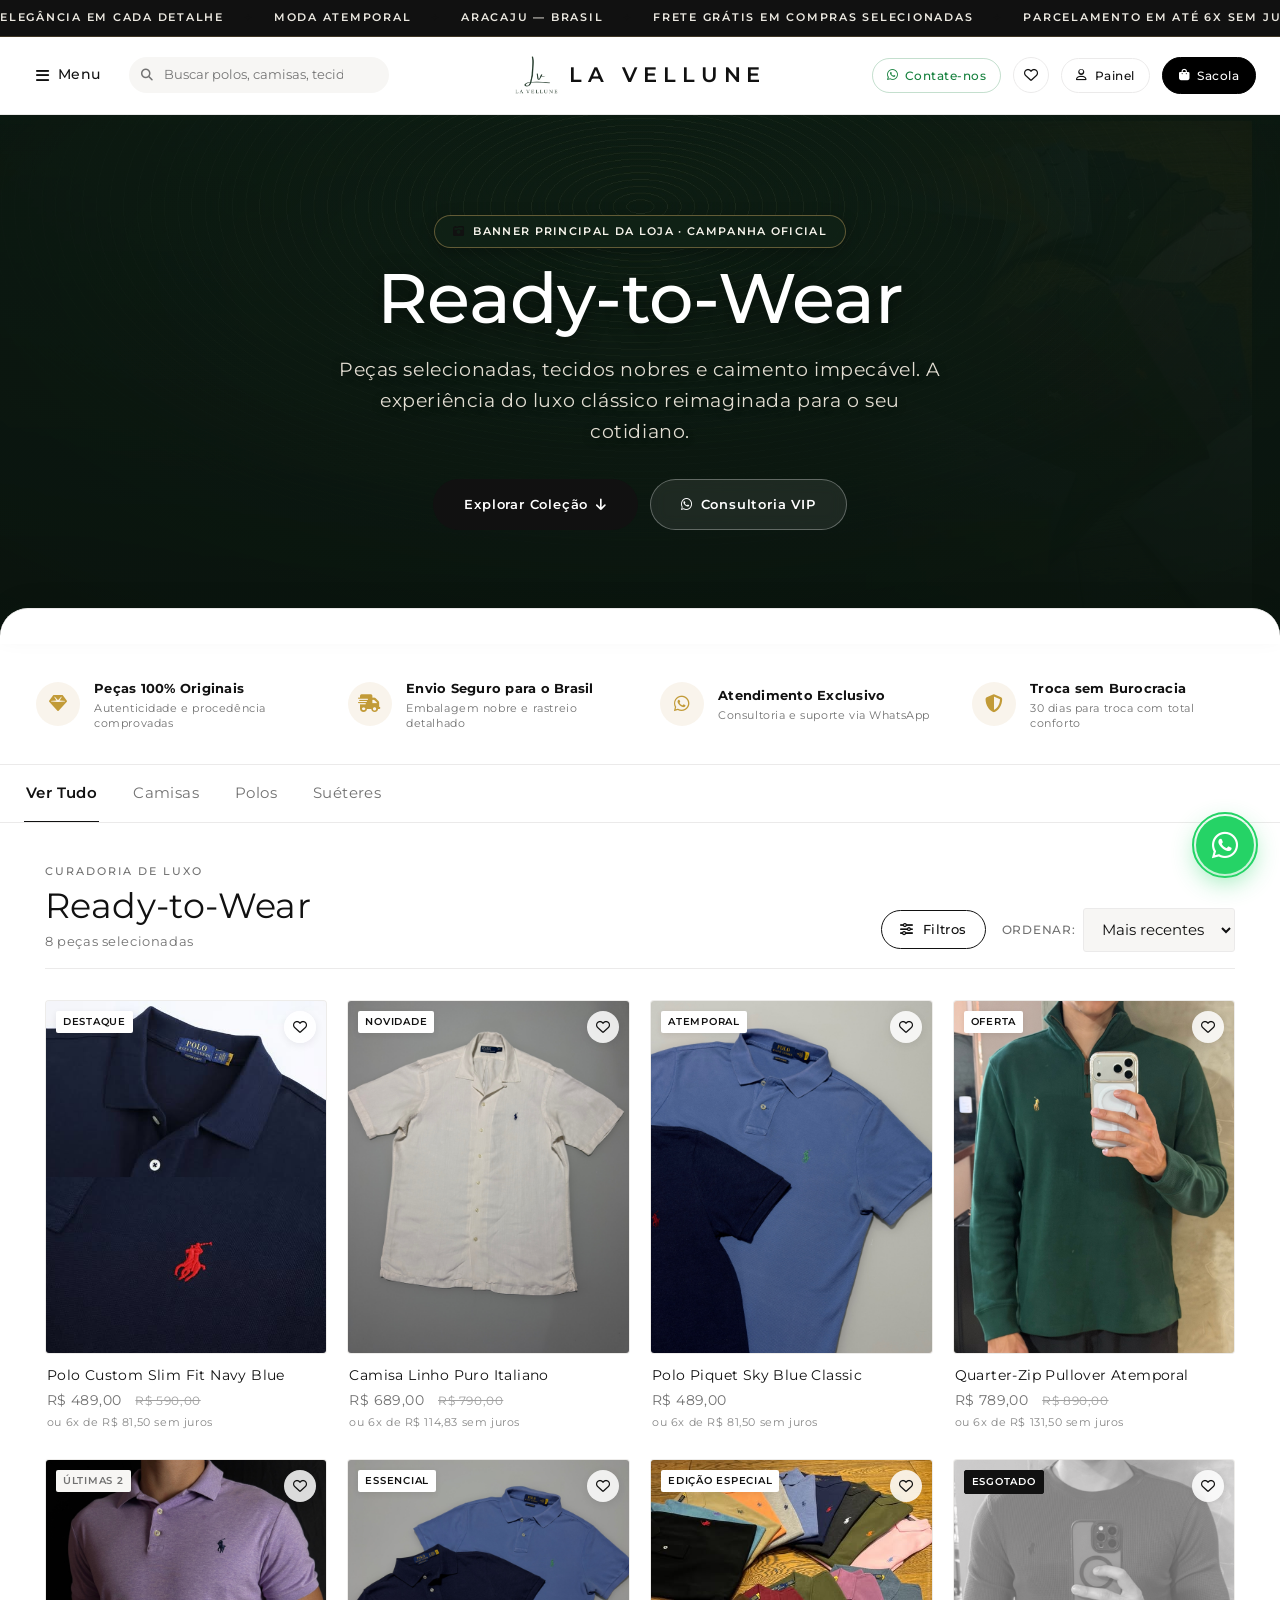
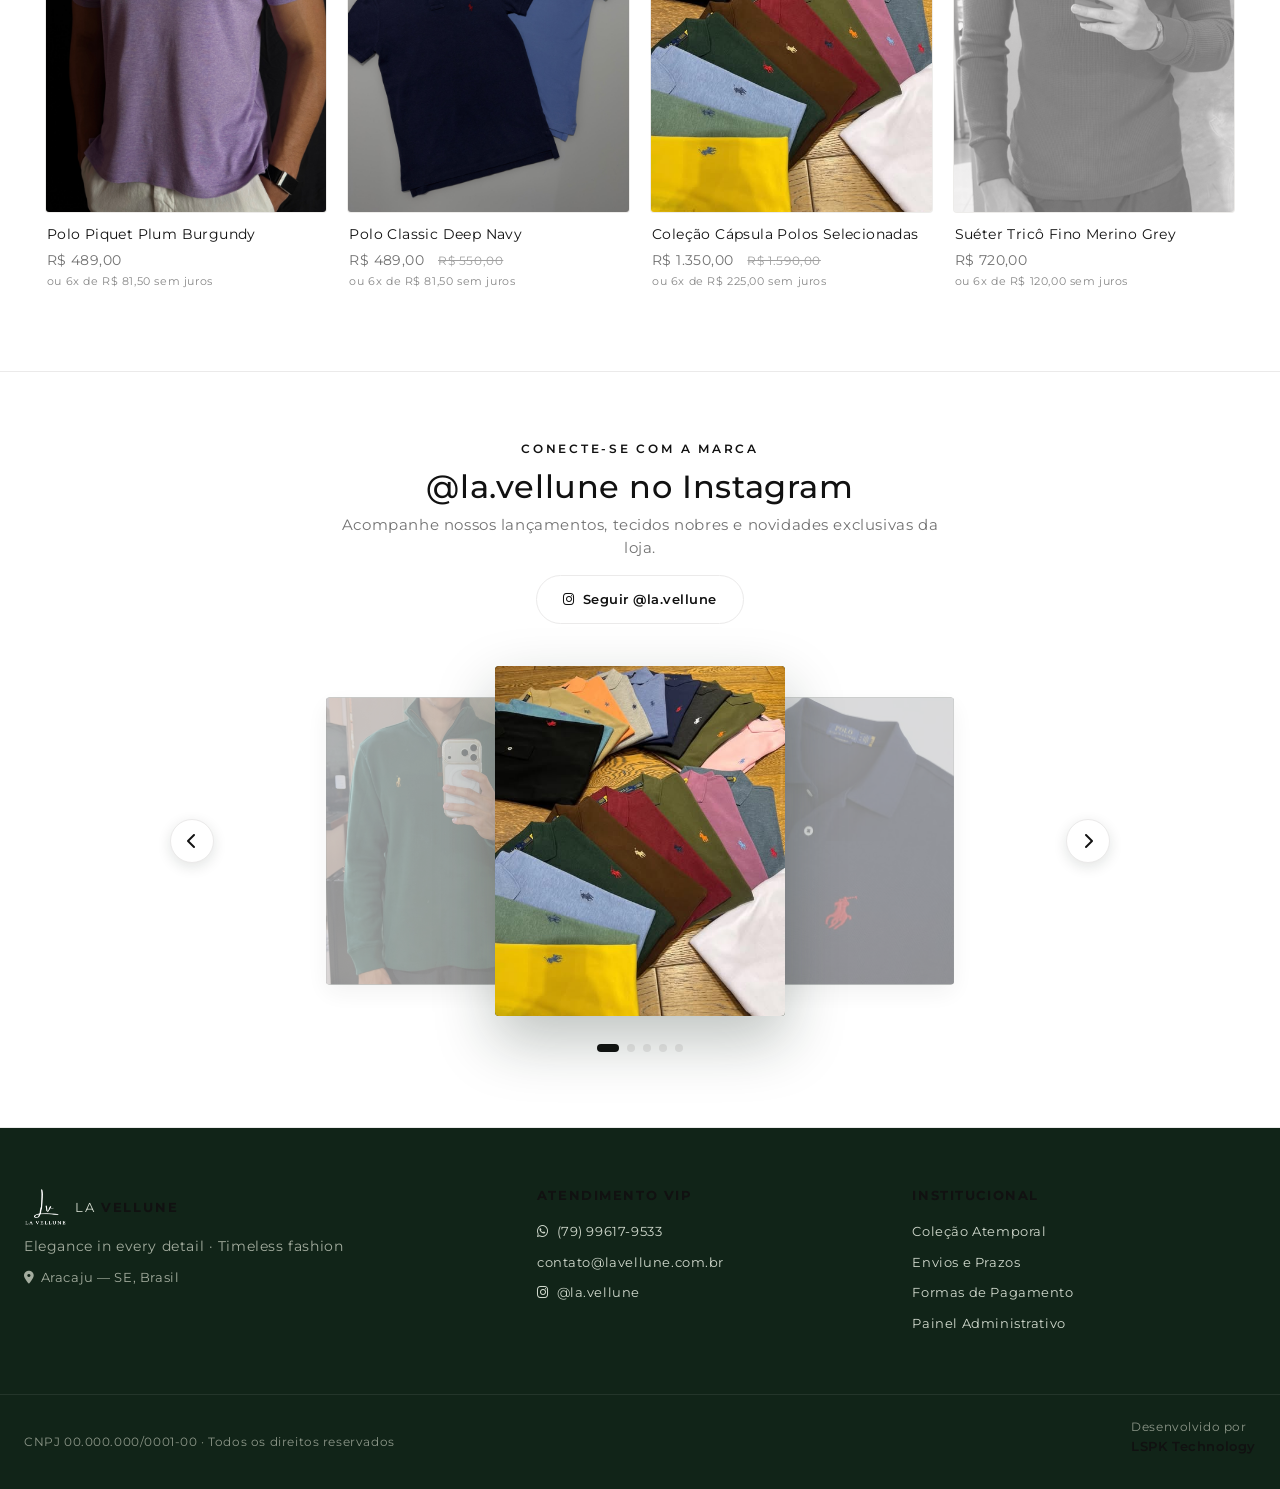
<file: index.html>
<!DOCTYPE html>
<html lang="pt-BR">
<head>
  <meta charset="UTF-8">
  <meta name="viewport" content="width=device-width, initial-scale=1">
  <title>La Vellune — Elegance in every detail | Moda Atemporal</title>
  <meta name="description" content="La Vellune — Elegance in every detail. Moda atemporal, cortes nobres, polos exclusivas e alfaiataria autoral em Aracaju, Brasil.">
  <link rel="icon" href="assets/images/logo-trans.png">
  <link rel="preconnect" href="https://fonts.googleapis.com">
  <link rel="preconnect" href="https://fonts.gstatic.com" crossorigin>
  <link href="https://fonts.googleapis.com/css2?family=Cinzel:wght@400;600;700&family=EB+Garamond:ital,wght@0,400;0,500;0,600;1,400&family=Montserrat:ital,wght@0,300;0,400;0,500;0,600;0,700;1,400&display=swap" rel="stylesheet">
  <link rel="stylesheet" href="https://cdnjs.cloudflare.com/ajax/libs/font-awesome/6.5.1/css/all.min.css">
  <link rel="stylesheet" href="css/tokens.css?v=20261006f">
  <link rel="stylesheet" href="css/base.css?v=20261006f">
  <link rel="stylesheet" href="css/store.css?v=20261006f">
</head>
<body>

  <!-- Top Marquee Ticker (NT Eleganz Style) -->
  <div class="top-marquee" aria-hidden="true">
    <div class="marquee-track">
      <span class="m-item">ELEGÂNCIA EM CADA DETALHE</span>
      <span class="m-dot">✦</span>
      <span class="m-item">MODA ATEMPORAL</span>
      <span class="m-dot">✦</span>
      <span class="m-item">ARACAJU — BRASIL</span>
      <span class="m-dot">✦</span>
      <span class="m-item">FRETE GRÁTIS EM COMPRAS SELECIONADAS</span>
      <span class="m-dot">✦</span>
      <span class="m-item">PARCELAMENTO EM ATÉ 6X SEM JUROS</span>
      <span class="m-dot">✦</span>
      <span class="m-item">PEÇAS 100% ORIGINAIS E SELECIONADAS</span>
      <span class="m-dot">✦</span>
      <span class="m-item">ATENDIMENTO EXCLUSIVO VIA WHATSAPP</span>
      <span class="m-dot">✦</span>
      <!-- Duplicate track for infinite loop -->
      <span class="m-item">ELEGÂNCIA EM CADA DETALHE</span>
      <span class="m-dot">✦</span>
      <span class="m-item">MODA ATEMPORAL</span>
      <span class="m-dot">✦</span>
      <span class="m-item">ARACAJU — BRASIL</span>
      <span class="m-dot">✦</span>
      <span class="m-item">FRETE GRÁTIS EM COMPRAS SELECIONADAS</span>
      <span class="m-dot">✦</span>
      <span class="m-item">PARCELAMENTO EM ATÉ 6X SEM JUROS</span>
      <span class="m-dot">✦</span>
      <span class="m-item">PEÇAS 100% ORIGINAIS E SELECIONADAS</span>
      <span class="m-dot">✦</span>
      <span class="m-item">ATENDIMENTO EXCLUSIVO VIA WHATSAPP</span>
      <span class="m-dot">✦</span>
    </div>
  </div>

  <!-- Header Minimalista (Inspirado em Louis Vuitton) -->
  <header class="site-header">
    <div class="container header-container">
      <div class="header-left">
        <button class="header-menu-btn" id="menu-toggle-btn" aria-label="Abrir menu de navegação">
          <i class="fas fa-bars"></i>
          <span>Menu</span>
        </button>
        <div class="header-search">
          <i class="fas fa-search search-icon"></i>
          <input id="search" type="search" placeholder="Buscar polos, camisas, tecidos…" aria-label="Buscar produtos">
          <button id="search-clear" class="search-clear-btn" aria-label="Limpar busca" style="display:none">&times;</button>
        </div>
      </div>

      <div class="header-center">
        <a href="index.html" class="brand-logo" aria-label="La Vellune Início">
          <img src="assets/images/logo-trans.png" alt="La Vellune" class="brand-logo-img" onerror="this.style.display='none';">
          <span class="brand-logo-text">LA VELLUNE</span>
        </a>
      </div>

      <div class="header-right">
        <a id="header-wpp-btn" href="https://wa.me/5579996179533" target="_blank" rel="noopener" class="header-action-link wpp-link" title="Atendimento VIP WhatsApp">
          <i class="fab fa-whatsapp"></i>
          <span class="action-label">Contate-nos</span>
        </a>
        <button class="header-action-btn wishlist-btn" id="header-wishlist-btn" title="Favoritos" aria-label="Ver favoritos">
          <i class="far fa-heart" id="header-wishlist-icon"></i>
          <span class="action-badge" id="wishlist-count" style="display:none">0</span>
        </button>
        <a href="admin/index.html" class="header-action-link admin-link" title="Painel Administrativo">
          <i class="far fa-user"></i>
          <span class="action-label">Painel</span>
        </a>
        <button class="cart-btn" id="cart-open" aria-label="Abrir sacola de compras">
          <i class="fas fa-shopping-bag"></i>
          <span class="action-label">Sacola</span>
          <span class="cart-count" id="cart-count" style="display:none">0</span>
        </button>
      </div>
    </div>

    <!-- Barra de Busca Mobile Dedicada (Inspirada no Layout Mobile da Louis Vuitton) -->
    <div class="mobile-search-bar" id="mobile-search-bar">
      <div class="mobile-search-inner">
        <i class="fas fa-search mobile-search-icon"></i>
        <input id="mobile-search" type="search" placeholder="Pesquisar por polo, linho, alfaiataria…" aria-label="Buscar produtos no catálogo">
        <button type="button" id="mobile-search-clear" class="mobile-search-clear" aria-label="Limpar busca" style="display:none">&times;</button>
      </div>
    </div>
  </header>

  <!-- Hero Editorial com Fundo Indicativo de Banner da Loja -->
  <section class="hero hero-with-banner">
    <div class="hero-banner-bg" style="background-image: url('assets/images/hero-banner.jpg');"></div>
    <div class="hero-bg-overlay"></div>
    <div class="container hero-content">
      <div class="hero-badge-wrap">
        <span class="hero-banner-indicator">
          <i class="fas fa-camera-retro"></i>
          <span>Banner Principal da Loja · Campanha Oficial</span>
        </span>
      </div>
      <h1 class="hero-title">Ready-to-Wear</h1>
      <p class="hero-subtitle">
        Peças selecionadas, tecidos nobres e caimento impecável. A experiência do luxo clássico reimaginada para o seu cotidiano.
      </p>
      <div class="hero-actions">
        <button class="btn btn-primary" id="hero-cta">
          <span>Explorar Coleção</span>
          <i class="fas fa-arrow-down"></i>
        </button>
        <a id="hero-wpp-cta" href="https://wa.me/5579996179533?text=Ol%C3%A1!%20Gostaria%20de%20conhecer%20a%20nova%20cole%C3%A7%C3%A3o%20da%20La%20Vellune." target="_blank" rel="noopener" class="btn btn-outline hero-btn-wpp">
          <i class="fab fa-whatsapp"></i>
          <span>Consultoria VIP</span>
        </a>
      </div>
    </div>
  </section>

  <!-- Efeito de Transição Suave entre Sessões (Banner -> Vitrine) -->
  <div class="section-transition-stage" aria-hidden="true">
    <div class="transition-curve"></div>
  </div>

  <!-- Luxury Trust Pillars Bar -->
  <section class="trust-bar" data-reveal>
    <div class="container trust-grid">
      <div class="trust-item">
        <div class="trust-icon"><i class="fas fa-gem"></i></div>
        <div class="trust-text">
          <strong>Peças 100% Originais</strong>
          <span>Autenticidade e procedência comprovadas</span>
        </div>
      </div>
      <div class="trust-item">
        <div class="trust-icon"><i class="fas fa-shipping-fast"></i></div>
        <div class="trust-text">
          <strong>Envio Seguro para o Brasil</strong>
          <span>Embalagem nobre e rastreio detalhado</span>
        </div>
      </div>
      <div class="trust-item">
        <div class="trust-icon"><i class="fab fa-whatsapp"></i></div>
        <div class="trust-text">
          <strong>Atendimento Exclusivo</strong>
          <span>Consultoria e suporte via WhatsApp</span>
        </div>
      </div>
      <div class="trust-item">
        <div class="trust-icon"><i class="fas fa-shield-alt"></i></div>
        <div class="trust-text">
          <strong>Troca sem Burocracia</strong>
          <span>30 dias para troca com total conforto</span>
        </div>
      </div>
    </div>
  </section>

  <!-- Subnav Horizontal de Categorias (The Louis Vuitton Sub-Nav) -->
  <nav class="lv-subnav" id="lv-subnav" aria-label="Navegação de Categorias">
    <div class="container lv-subnav-container" id="lv-subnav-track">
      <button type="button" class="lv-subnav-tab active" data-cat="all">Ver Tudo</button>
      <!-- Categorias adicionadas dinamicamente ou mantidas aqui -->
    </div>
  </nav>

  <!-- Catalog Section (Estilo Louis Vuitton Ready-to-Wear) -->
  <main class="catalog" id="catalogo">
    <div class="container catalog-full-container">
      <div class="catalog-head" data-reveal>
        <div class="catalog-head-left">
          <span class="kicker">Curadoria de Luxo</span>
          <h2 class="catalog-title" id="catalog-category-title">Ready-to-Wear</h2>
          <span class="count" id="result-count">Carregando catálogo…</span>
        </div>
        <div class="catalog-head-right">
          <button type="button" class="btn-filter-trigger" id="catalog-filter-btn" aria-label="Abrir filtros da coleção">
            <i class="fas fa-sliders-h"></i>
            <span>Filtros</span>
          </button>
          <div class="catalog-sort-wrap">
            <label for="sort" class="sort-label">Ordenar:</label>
            <select class="select" id="sort" aria-label="Ordenar produtos">
              <option value="new">Mais recentes</option>
              <option value="price-asc">Menor preço</option>
              <option value="price-desc">Maior preço</option>
              <option value="name">Nome (A–Z)</option>
            </select>
          </div>
        </div>
      </div>

      <!-- Grade 4 Colunas no Estilo Louis Vuitton (Clean Studio Grid) -->
      <div class="product-grid lv-product-grid" id="grid"></div>
    </div>
  </main>

  <!-- Botão Flutuante de Filtros (Estilo Pílula Louis Vuitton) -->
  <div class="lv-floating-filter-wrapper" id="floating-filter-wrap">
    <button type="button" class="lv-floating-filter-pill" id="floating-filter-btn" aria-label="Abrir filtros">
      <i class="fas fa-sliders-h"></i>
      <span>Filtros</span>
    </button>
  </div>

  <!-- Drawer Lateral de Filtros (Estilo Louis Vuitton) -->
  <div class="lv-filter-drawer-backdrop" id="filter-drawer-backdrop">
    <aside class="lv-filter-drawer" id="filter-drawer" role="dialog" aria-modal="true" aria-label="Filtrar por">
      <div class="lv-drawer-head">
        <h3>Filtrar por</h3>
        <button type="button" class="lv-drawer-close" id="filter-drawer-close" aria-label="Fechar filtros">&times;</button>
      </div>
      <div class="lv-drawer-body">
        <!-- Categorias -->
        <div class="lv-drawer-group">
          <h4 class="lv-group-title">Categorias</h4>
          <div class="chip-row" id="drawer-categories"></div>
        </div>

        <!-- Tamanhos -->
        <div class="lv-drawer-group">
          <h4 class="lv-group-title">Tamanhos</h4>
          <div class="chip-row" id="drawer-sizes"></div>
        </div>

        <!-- Faixa de Preço -->
        <div class="lv-drawer-group">
          <h4 class="lv-group-title">Faixa de Preço</h4>
          <div class="price-row">
            <input class="input" id="f-pmin" type="number" min="0" placeholder="R$ Mín" aria-label="Preço mínimo">
            <span class="muted">—</span>
            <input class="input" id="f-pmax" type="number" min="0" placeholder="R$ Máx" aria-label="Preço máximo">
          </div>
        </div>

        <!-- Somente em Estoque -->
        <div class="lv-drawer-group">
          <label class="filter-check">
            <input type="checkbox" id="f-instock">
            <span>Somente peças em estoque</span>
          </label>
        </div>
      </div>

      <div class="lv-drawer-foot">
        <button type="button" class="btn-clear-filters" id="f-clear">Limpar Tudo</button>
        <button type="button" class="btn-apply-filters" id="filter-drawer-apply">Mostrar Produtos</button>
      </div>
    </aside>
  </div>

  <!-- Menu Lateral Offcanvas (Estilo Louis Vuitton) -->
  <div class="lv-menu-backdrop" id="menu-backdrop">
    <aside class="lv-menu-drawer" id="menu-drawer" role="dialog" aria-modal="true" aria-label="Menu Principal">
      <div class="lv-drawer-head">
        <span class="lv-menu-kicker">La Vellune</span>
        <button type="button" class="lv-drawer-close" id="menu-drawer-close" aria-label="Fechar menu">&times;</button>
      </div>
      <nav class="lv-menu-nav">
        <button type="button" class="lv-menu-item" data-menu-cat="all">Todas as Roupas <i class="fas fa-chevron-right"></i></button>
        <button type="button" class="lv-menu-item" data-menu-cat="Polos">Polos Nobres <i class="fas fa-chevron-right"></i></button>
        <button type="button" class="lv-menu-item" data-menu-cat="Camisas">Camisas em Linho <i class="fas fa-chevron-right"></i></button>
        <button type="button" class="lv-menu-item" data-menu-cat="Suéteres">Suéteres & Pullovers <i class="fas fa-chevron-right"></i></button>
        <div class="lv-menu-divider"></div>
        <a href="https://wa.me/5579996179533" target="_blank" rel="noopener" class="lv-menu-item wpp-highlight">
          <i class="fab fa-whatsapp"></i> Atendimento VIP Concierge
        </a>
        <a href="admin/index.html" class="lv-menu-item">
          <i class="far fa-user"></i> Painel Administrativo
        </a>
      </nav>
    </aside>
  </div>

  <!-- Carrossel 3D CoverFlow do Instagram (Centro com Destaque e Laterais com Profundidade) -->
  <section class="instagram-section" data-reveal>
    <div class="container">
      <div class="insta-header">
        <span class="kicker">Conecte-se com a marca</span>
        <h2>@la.vellune no Instagram</h2>
        <p class="muted">Acompanhe nossos lançamentos, tecidos nobres e novidades exclusivas da loja.</p>
        <a href="https://www.instagram.com/la.vellune/" target="_blank" rel="noopener" class="btn btn-outline insta-btn">
          <i class="fab fa-instagram"></i>
          <span>Seguir @la.vellune</span>
        </a>
      </div>

      <!-- Carrossel 3D CoverFlow -->
      <div class="insta-carousel-container">
        <button class="carousel-nav-btn prev" id="insta-prev" aria-label="Imagem anterior">
          <i class="fas fa-chevron-left"></i>
        </button>

        <div class="insta-carousel-stage" id="insta-stage">
          <div class="insta-slide" data-idx="0">
            <img src="assets/images/instagram/post2.jpg" alt="Coleção de Polos Atemporais">
            <a href="https://www.instagram.com/la.vellune/" target="_blank" rel="noopener" class="insta-slide-overlay">
              <i class="fab fa-instagram"></i>
              <span>Ver no Instagram</span>
            </a>
          </div>
          <div class="insta-slide" data-idx="1">
            <img src="assets/images/instagram/post3.jpg" alt="Polo Ralph Lauren Navy">
            <a href="https://www.instagram.com/la.vellune/" target="_blank" rel="noopener" class="insta-slide-overlay">
              <i class="fab fa-instagram"></i>
              <span>Ver no Instagram</span>
            </a>
          </div>
          <div class="insta-slide" data-idx="2">
            <img src="assets/images/instagram/post1.jpg" alt="Textura em Algodão Piquet Nobre">
            <a href="https://www.instagram.com/la.vellune/" target="_blank" rel="noopener" class="insta-slide-overlay">
              <i class="fab fa-instagram"></i>
              <span>Ver no Instagram</span>
            </a>
          </div>
          <div class="insta-slide" data-idx="3">
            <img src="assets/images/products/camisa-linho.jpeg" alt="Camisa em Linho Puro Italiano">
            <a href="https://www.instagram.com/la.vellune/" target="_blank" rel="noopener" class="insta-slide-overlay">
              <i class="fab fa-instagram"></i>
              <span>Ver no Instagram</span>
            </a>
          </div>
          <div class="insta-slide" data-idx="4">
            <img src="assets/images/products/quarter-zip.jpeg" alt="Quarter-Zip Pullover Atemporal">
            <a href="https://www.instagram.com/la.vellune/" target="_blank" rel="noopener" class="insta-slide-overlay">
              <i class="fab fa-instagram"></i>
              <span>Ver no Instagram</span>
            </a>
          </div>
        </div>

        <button class="carousel-nav-btn next" id="insta-next" aria-label="Próxima imagem">
          <i class="fas fa-chevron-right"></i>
        </button>
      </div>

      <!-- Indicadores / Dots -->
      <div class="carousel-dots-row" id="insta-dots"></div>
    </div>
  </section>

  <!-- Footer -->
  <footer class="site-footer">
    <div class="container">
      <div class="footer-grid">
        <div class="footer-brand">
          <a href="index.html" class="footer-logo">
            <img src="assets/images/logo-trans.png" alt="La Vellune" class="footer-logo-img" onerror="this.style.display='none';">
            <span>La <b>Vellune</b></span>
          </a>
          <p class="footer-desc" data-tagline>Elegance in every detail · Timeless fashion</p>
          <p class="footer-location"><i class="fas fa-map-marker-alt"></i> <span data-address>Aracaju — SE, Brasil</span></p>
        </div>
        <div>
          <h4>Atendimento VIP</h4>
          <a id="footer-wpp-link" href="https://wa.me/5579996179533" target="_blank" rel="noopener"><i class="fab fa-whatsapp"></i> (79) 99617-9533</a>
          <a data-email href="mailto:contato@lavellune.com.br"><i class="far fa-envelope"></i> contato@lavellune.com.br</a>
          <a data-instagram href="https://www.instagram.com/la.vellune/" target="_blank" rel="noopener"><i class="fab fa-instagram"></i> @la.vellune</a>
        </div>
        <div>
          <h4>Institucional</h4>
          <a href="#catalogo">Coleção Atemporal</a>
          <a href="https://wa.me/5579996179533?text=Ol%C3%A1!%20Gostaria%20de%20informa%C3%A7%C3%B5es%20sobre%20envios%20e%20trocas." target="_blank" rel="noopener">Envios e Prazos</a>
          <a href="https://wa.me/5579996179533?text=Ol%C3%A1!%20Gostaria%20de%20consultar%20formas%20de%20pagamento." target="_blank" rel="noopener">Formas de Pagamento</a>
          <a href="admin/index.html">Painel Administrativo</a>
        </div>
      </div>
    </div>
    <div class="footer-bottom">
      <div class="container footer-bottom-container">
        <span data-footer-note>CNPJ 00.000.000/0001-00 · Todos os direitos reservados à La Vellune</span>
        <span class="footer-dev">Desenvolvido por <a href="https://instagram.com/lspktech" target="_blank" rel="noopener">LSPK Technology</a></span>
      </div>
    </div>
  </footer>

  <!-- Floating WhatsApp Concierge (NT Eleganz Style) -->
  <a id="floating-wpp" href="https://wa.me/5579996179533?text=Ol%C3%A1!%20Gostaria%20de%20tirar%20d%C3%BAvidas%20sobre%20as%20pe%C3%A7as%20da%20La%20Vellune." target="_blank" rel="noopener" class="floating-wpp-btn" aria-label="Falar com consultora via WhatsApp">
    <div class="floating-wpp-pulse"></div>
    <i class="fab fa-whatsapp"></i>
    <span class="floating-wpp-tooltip">Atendimento VIP</span>
  </a>

  <!-- Scripts -->
  <script src="js/data.js?v=20261006e"></script>
  <script src="js/store.js?v=20261006e"></script>
</body>
</html>
</file>
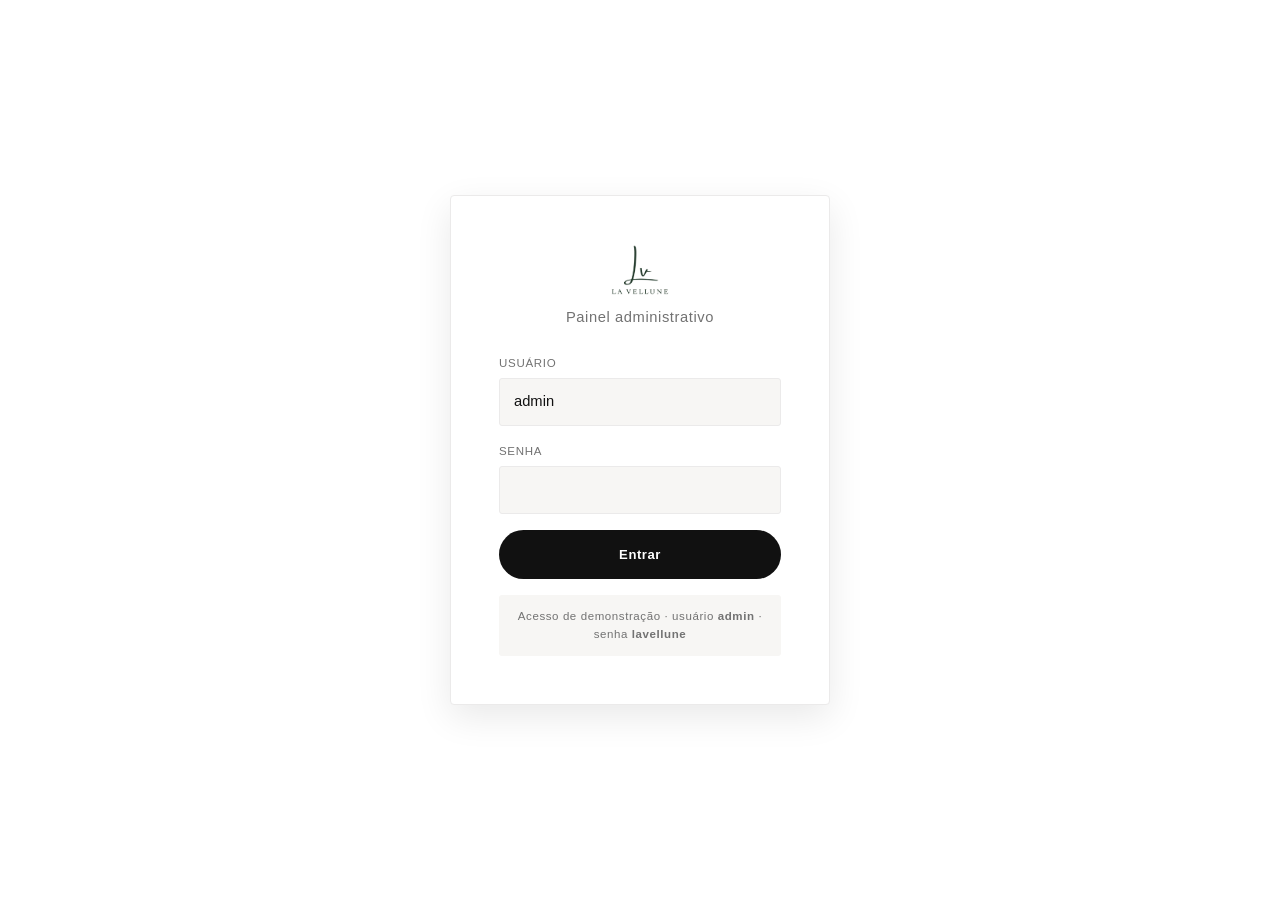
<file: admin/index.html>
<!DOCTYPE html>
<html lang="pt-BR">
<head>
  <meta charset="UTF-8">
  <meta name="viewport" content="width=device-width, initial-scale=1">
  <title>Painel — La Vellune</title>
  <link rel="icon" href="../assets/images/logo-trans.png">
  <link rel="preconnect" href="https://fonts.googleapis.com">
  <link rel="preconnect" href="https://fonts.gstatic.com" crossorigin>
  <link href="https://fonts.googleapis.com/css2?family=EB+Garamond:wght@400;500;600&family=Manrope:wght@400;500;600;700&display=swap" rel="stylesheet">
  <link rel="stylesheet" href="../css/tokens.css?v=20261006d">
  <link rel="stylesheet" href="../css/base.css?v=20261006d">
  <link rel="stylesheet" href="../css/admin.css?v=20261006d">
</head>
<body>

  <!-- LOGIN (demo) -->
  <div id="login" class="login-screen hide">
    <form class="login-card" id="login-form">
      <img src="../assets/images/logo-trans.png" alt="La Vellune" style="height:52px;margin:0 auto 10px;display:block;">
      <p class="muted" style="text-align:center;margin-bottom:var(--sp-5)">Painel administrativo</p>
      <div class="field" style="margin-bottom:var(--sp-4)"><span>Usuário</span>
        <input class="input" id="l-user" autocomplete="username" value="admin"></div>
      <div class="field" style="margin-bottom:var(--sp-4)"><span>Senha</span>
        <input class="input" id="l-pass" type="password" autocomplete="current-password"></div>
      <p id="l-error" style="color:var(--danger);font-size:var(--fs-sm);margin-bottom:var(--sp-3)"></p>
      <button class="btn btn-primary btn-block" type="submit">Entrar</button>
      <div class="demo-hint">Acesso de demonstração &middot; usuário <b>admin</b> &middot; senha <b>lavellune</b></div>
    </form>
  </div>

  <!-- APP -->
  <div id="app" class="admin-layout hide">
    <aside class="admin-side">
      <a href="../index.html" class="logo" style="display:flex;align-items:center;gap:10px;margin-bottom:20px;">
        <img src="../assets/images/logo-trans.png" alt="La Vellune" style="height:42px;width:auto;display:block;">
      </a>
      <button class="nav-item active" data-go="products">▣ Produtos</button>
      <button class="nav-item" data-go="new">＋ Novo produto</button>
      <button class="nav-item" data-go="finance">＄ Financeiro</button>
      <button class="nav-item" data-go="categories">▦ Categorias</button>
      <button class="nav-item" data-go="sizelists">↕ Tamanhos</button>
      <button class="nav-item" data-go="settings">⚙ Loja</button>
      <div class="spacer"></div>
      <a href="../index.html" class="nav-item">↗ Ver loja</a>
      <button class="nav-item" id="reset-demo">⟳ Restaurar demo</button>
      <button class="nav-item" id="logout">⎋ Sair</button>
    </aside>

    <main class="admin-main">
      <div class="notice notice-demo">Modo demonstração — os dados ficam salvos só neste navegador (localStorage). Nada é enviado a um servidor.</div>

      <!-- PRODUTOS -->
      <section class="section active" id="sec-products">
        <div class="page-head">
          <div><span class="kicker">Catálogo</span><h1>Produtos</h1></div>
          <button class="btn btn-primary" onclick="document.querySelector('[data-go=new]').click()">＋ Novo produto</button>
        </div>
        <div class="stats">
          <div class="stat"><div class="label">Produtos</div><div class="value" id="stat-products">0</div></div>
          <div class="stat"><div class="label">Itens em estoque</div><div class="value" id="stat-units">0</div></div>
          <div class="stat warn" id="stat-low-card"><div class="label">Estoque baixo</div><div class="value" id="stat-low">0</div></div>
          <div class="stat"><div class="label">Categorias</div><div class="value" id="stat-cats">0</div></div>
        </div>
        <div class="panel">
          <table class="table">
            <thead><tr><th>Foto</th><th>Produto</th><th>Categoria</th><th>Preço</th><th>Estoque</th><th></th></tr></thead>
            <tbody id="product-rows"></tbody>
          </table>
        </div>
      </section>

      <!-- NOVO / EDITAR -->
      <section class="section" id="sec-new">
        <div class="page-head"><div><span class="kicker">Cadastro</span><h1 id="form-title">Novo produto</h1></div></div>
        <div class="panel" style="padding:var(--sp-6)">
          <form id="product-form">
            <input type="hidden" name="id_">
            <div class="form-grid">
              <label class="field full"><span>Nome do produto *</span><input class="input" name="name_" required></label>
              <label class="field"><span>Marca</span><input class="input" name="brand_"></label>
              <label class="field"><span>Categoria</span><input class="input" name="category_" placeholder="Ex: Vestidos" list="cat-list"></label>
              <label class="field"><span>Preço (R$) *</span><input class="input" name="price_" type="number" step="0.01" min="0" required></label>
              <label class="field"><span>Preço antigo (opcional)</span><input class="input" name="oldPrice_" type="number" step="0.01" min="0"></label>
              <label class="field"><span>Estoque</span><input class="input" name="stock_" type="number" min="0" value="0"></label>
              <div class="field"><span>Tamanhos</span>
                <div id="sizes-chips" class="chip-row" style="min-height:42px;align-items:center"></div>
                <input class="input" name="sizes_" placeholder="P, M, G" style="display:none">
                <small class="muted" id="sizes-hint" style="font-size:var(--fs-xs)"></small>
              </div>
              <label class="field full"><span>Cores (separe por vírgula)</span><input class="input" name="colors_" placeholder="Preto, Caramelo"></label>
              <label class="field full"><span>Descrição</span><textarea class="textarea" name="desc_"></textarea></label>
              <label class="field"><span>Imagem por URL</span><input class="input" name="imageUrl_" placeholder="https://…"></label>
              <label class="field"><span>…ou enviar arquivo</span><input class="input" name="imageFile_" type="file" accept="image/*"></label>
              <div class="field"><span>Pré-visualização</span>
                <img id="img-preview" class="img-preview" alt="">
                <button type="button" class="btn btn-outline btn-sm" id="img-clear" style="margin-top:8px">Remover foto</button>
                <small class="muted" style="font-size:var(--fs-xs)">Sem foto, o produto mostra a logo da loja.</small>
              </div>
              <label class="filter-check full" style="margin-top:4px"><input type="checkbox" name="featured_"> Destacar na vitrine</label>
            </div>
            <div class="form-actions">
              <button class="btn btn-primary" type="submit">Salvar produto</button>
              <button class="btn btn-outline" type="button" id="form-cancel">Cancelar</button>
            </div>
          </form>
        </div>
      </section>

      <!-- CONFIGURAÇÕES -->
      <section class="section" id="sec-settings">
        <div class="page-head"><div><span class="kicker">Loja</span><h1>Configurações</h1></div></div>
        <div class="panel" style="padding:var(--sp-6)">
          <form id="settings-form">
            <div class="form-grid">
              <label class="field"><span>Nome da loja</span><input class="input" name="storeName"></label>
              <label class="field"><span>Slogan</span><input class="input" name="tagline"></label>
              <label class="field"><span>WhatsApp (só números, com DDI)</span><input class="input" name="whatsapp" placeholder="5543999999999"></label>
              <label class="field"><span>Instagram (URL)</span><input class="input" name="instagram"></label>
              <label class="field"><span>E-mail</span><input class="input" name="email"></label>
              <label class="field"><span>Telefone</span><input class="input" name="phone"></label>
              <label class="field full"><span>Endereço</span><input class="input" name="address"></label>
              <label class="field"><span>Frete grátis a partir de (R$)</span><input class="input" name="freeShippingFrom" type="number" min="0"></label>
              <label class="field"><span>Rodapé (CNPJ / direitos)</span><input class="input" name="footerNote"></label>
              <div class="field full"><span>Logo da loja (aparece quando o produto não tem foto)</span>
                <div style="display:flex;gap:16px;align-items:flex-start;flex-wrap:wrap;margin-top:4px">
                  <img id="logo-preview" class="img-preview" style="width:90px;aspect-ratio:1/1;object-fit:contain;padding:8px" alt="">
                  <div style="display:flex;flex-direction:column;gap:8px;flex:1;min-width:220px">
                    <input class="input" name="logoUrl" placeholder="URL da logo (https://…)">
                    <input class="input" name="logoFile" type="file" accept="image/*">
                    <button type="button" class="btn btn-outline btn-sm" id="logo-clear">Remover logo</button>
                    <small class="muted" style="font-size:var(--fs-xs)">Sem logo, usamos um monograma com o nome da loja.</small>
                  </div>
                </div>
              </div>
            </div>
            <div class="form-actions"><button class="btn btn-primary" type="submit">Salvar configurações</button></div>
          </form>
        </div>
      </section>

      <!-- FINANCEIRO -->
      <section class="section" id="sec-finance">
        <div class="page-head"><div><span class="kicker">Gestão</span><h1>Controle financeiro</h1></div></div>
        <div class="stats">
          <div class="stat"><div class="label">Receitas</div><div class="value" id="fin-receitas" style="color:var(--success)">R$ 0</div></div>
          <div class="stat"><div class="label">Despesas</div><div class="value" id="fin-despesas" style="color:var(--danger)">R$ 0</div></div>
          <div class="stat" id="fin-saldo-card"><div class="label">Saldo</div><div class="value" id="fin-saldo">R$ 0</div></div>
          <div class="stat"><div class="label">Lançamentos</div><div class="value" id="fin-count">0</div></div>
        </div>
        <div class="panel" style="padding:var(--sp-5);margin-bottom:var(--sp-5)">
          <h3 style="font-size:var(--fs-h3);margin-bottom:var(--sp-4)">Receitas × Despesas por mês</h3>
          <div id="fin-chart" class="fin-chart"></div>
        </div>
        <div class="panel" style="padding:var(--sp-5);margin-bottom:var(--sp-5)">
          <form id="finance-form" class="fin-form">
            <label class="field"><span>Tipo</span>
              <select class="select" name="type"><option value="receita">Receita</option><option value="despesa">Despesa</option></select></label>
            <label class="field" style="flex:2;min-width:200px"><span>Descrição</span><input class="input" name="description" required></label>
            <label class="field"><span>Valor (R$)</span><input class="input" name="amount" type="number" step="0.01" min="0" required></label>
            <label class="field"><span>Data</span><input class="input" name="date" type="date"></label>
            <button class="btn btn-primary" type="submit">Adicionar</button>
          </form>
        </div>
        <div class="panel">
          <table class="table">
            <thead><tr><th>Data</th><th>Descrição</th><th>Tipo</th><th>Valor</th><th></th></tr></thead>
            <tbody id="finance-rows"></tbody>
          </table>
        </div>
      </section>

      <!-- CATEGORIAS -->
      <section class="section" id="sec-categories">
        <div class="page-head"><div><span class="kicker">Catálogo</span><h1>Categorias</h1></div></div>
        <div class="panel" style="padding:var(--sp-5);margin-bottom:var(--sp-5)">
          <form id="category-form" class="fin-form">
            <input type="hidden" name="id">
            <label class="field" style="flex:1;min-width:180px"><span>Nome da categoria</span><input class="input" name="name" placeholder="Ex: Vestidos" required></label>
            <label class="field" style="flex:1;min-width:180px"><span>Lista de tamanho</span><select class="select" name="sizeListId" id="cat-sizelist"></select></label>
            <button class="btn btn-primary" type="submit" id="cat-submit">Adicionar categoria</button>
            <button class="btn btn-outline" type="button" id="cat-cancel" style="display:none">Cancelar</button>
          </form>
          <small class="muted" style="font-size:var(--fs-xs)">Os tamanhos de um produto vêm da lista vinculada à sua categoria.</small>
        </div>
        <div class="panel">
          <table class="table">
            <thead><tr><th>Categoria</th><th>Lista de tamanho</th><th>Tamanhos</th><th></th></tr></thead>
            <tbody id="category-rows"></tbody>
          </table>
        </div>
      </section>

      <!-- LISTAS DE TAMANHO -->
      <section class="section" id="sec-sizelists">
        <div class="page-head"><div><span class="kicker">Catálogo</span><h1>Listas de tamanho</h1></div></div>
        <div class="panel" style="padding:var(--sp-5);margin-bottom:var(--sp-5)">
          <form id="sizelist-form" class="fin-form">
            <input type="hidden" name="id">
            <label class="field" style="flex:1;min-width:160px"><span>Nome da lista</span><input class="input" name="name" placeholder="Ex: Roupas" required></label>
            <label class="field" style="flex:2;min-width:240px"><span>Tamanhos (separe por vírgula)</span><input class="input" name="sizes" placeholder="PP, P, M, G, GG"></label>
            <button class="btn btn-primary" type="submit" id="sl-submit">Adicionar lista</button>
            <button class="btn btn-outline" type="button" id="sl-cancel" style="display:none">Cancelar</button>
          </form>
        </div>
        <div class="panel">
          <table class="table">
            <thead><tr><th>Lista</th><th>Tamanhos</th><th>Usada em</th><th></th></tr></thead>
            <tbody id="sizelist-rows"></tbody>
          </table>
        </div>
      </section>
    </main>
  </div>

  <datalist id="cat-list">
    <option>Vestidos</option><option>Blusas</option><option>Blazers</option><option>Calças</option>
    <option>Calçados</option><option>Bolsas</option><option>Acessórios</option><option>Conjuntos</option>
  </datalist>

  <div class="toast" id="toast"></div>

  <script src="../js/data.js?v=20261006c"></script>
  <script src="../js/admin.js?v=20261006c"></script>
</body>
</html>
</file>
<file: css/tokens.css>
/* ============================================================
   LA VELLUNE — TOKENS DE DESIGN
   ============================================================
   >>> ESTE É O ÚNICO ARQUIVO QUE O DESIGNER PRECISA EDITAR <<<

   Troque os valores abaixo pelas cores e fontes da marca.
   Todo o resto do site (vitrine e painel) lê daqui — não é
   preciso caçar cor espalhada pelo CSS.
   ============================================================ */

/* ============================================================
   LA VELLUNE — TOKENS DE DESIGN (INSPIRADO EM LOUIS VUITTON)
   Estética de alta costura, minimalismo editorial, tipografia
   geométrica e paleta de luxo atemporal.
   ============================================================ */

:root {
  /* ---- PALETA LOUIS VUITTON: Neutros de Alta Costura & Acentos ---- */
  --brand-bg:        #ffffff;   /* branco puro editorial */
  --brand-surface:   #ffffff;   /* cartões e superfícies limpas */
  --brand-surface-2: #f7f6f4;   /* estúdio fotográfico / off-white nobre */
  --brand-text:      #111111;   /* preto absoluto de alta costura */
  --brand-muted:     #727272;   /* cinza editorial para descrições e preços */
  --brand-accent:    #111111;   /* botões principais em preto sólido LV */
  --brand-accent-2:  #c29b38;   /* dourado quente / monograma de luxo */
  --brand-on-accent: #ffffff;   /* texto sobre botão preto */
  --brand-border:    #ebeaea;   /* divisórias ultrafinas de 1px */
  --brand-danger:    #d92d20;   /* tag de esgotado */
  --brand-success:   #15803d;   /* atendimento whatsapp e estoque */

  /* ---- TIPOGRAFIA LOUIS VUITTON WEB ---- */
  --font-display: "Montserrat", -apple-system, BlinkMacSystemFont, "Segoe UI", Helvetica, Arial, sans-serif;
  --font-body:    "Montserrat", -apple-system, BlinkMacSystemFont, "Segoe UI", Helvetica, Arial, sans-serif;
  --font-serif:   "Cinzel", "Playfair Display", Georgia, serif;

  /* Papéis semânticos */
  --bg: var(--brand-bg);
  --surface: var(--brand-surface);
  --surface-2: var(--brand-surface-2);
  --text: var(--brand-text);
  --muted: var(--brand-muted);
  --accent: var(--brand-accent);
  --accent-2: var(--brand-accent-2);
  --on-accent: var(--brand-on-accent);
  --border: var(--brand-border);
  --danger: var(--brand-danger);
  --success: var(--brand-success);

  /* Tipografia da escala LV */
  --fs-hero: clamp(2rem, 4.5vw, 3.2rem);
  --fs-h2:   clamp(1.4rem, 2.5vw, 2rem);
  --fs-h3:   1.15rem;
  --fs-body: 0.92rem;
  --fs-sm:   0.82rem;
  --fs-xs:   0.72rem;
  --tracking: 0.04em;
  --tracking-wide: 0.24em;

  /* Espaçamento em baseline de 4px */
  --sp-1: 4px;  --sp-2: 8px;  --sp-3: 12px; --sp-4: 16px;
  --sp-5: 24px; --sp-6: 32px; --sp-7: 48px; --sp-8: 64px; --sp-9: 96px;

  /* Formas, sombras e medidas */
  --radius: 4px;
  --radius-sm: 3px;
  --radius-pill: 40px;
  --shadow: 0 12px 36px rgba(0, 0, 0, 0.09);
  --shadow-sm: 0 4px 12px rgba(0, 0, 0, 0.04);
  --container: 1480px;
  --header-h: 78px;

  /* Transições suaves */
  --t-fast: 150ms ease;
  --t: 260ms cubic-bezier(0.2, 0.8, 0.2, 1);
}

/* Variante de tema claro, caso o designer prefira começar claro:
   descomente e ajuste. O site inteiro já reage.
:root {
  --brand-bg: #f7f5f1; --brand-surface: #ffffff; --brand-surface-2: #efece6;
  --brand-text: #1a1814; --brand-muted: #6b665d; --brand-border: rgba(0,0,0,.1);
  --brand-on-accent: #fff;
}
*/
</file>
<file: css/base.css>
/* ============================================================
   LA VELLUNE — BASE (reset, tipografia, componentes comuns)
   As cores/fontes vêm de tokens.css. Aqui ficam as formas.
   ============================================================ */

*, *::before, *::after { box-sizing: border-box; }
* { margin: 0; }

html { scroll-behavior: smooth; -webkit-text-size-adjust: 100%; }

body {
  font-family: var(--font-body);
  font-size: var(--fs-body);
  line-height: 1.6;
  color: var(--text);
  background: var(--bg);
  letter-spacing: var(--tracking);
  -webkit-font-smoothing: antialiased;
}

img { max-width: 100%; display: block; }
a { color: inherit; text-decoration: none; }
button, input, select, textarea { font: inherit; color: inherit; }
button { cursor: pointer; background: none; border: none; }

h1, h2, h3, h4 { font-family: var(--font-display); font-weight: 500; line-height: 1.1; }

:focus-visible { outline: 2px solid var(--accent); outline-offset: 2px; }

::selection { background: var(--accent); color: var(--on-accent); }

/* Scrollbar discreta */
::-webkit-scrollbar { width: 10px; height: 10px; }
::-webkit-scrollbar-thumb { background: var(--surface-2); border-radius: 999px; }

.container {
  width: 100%;
  max-width: var(--container);
  margin-inline: auto;
  padding-inline: var(--sp-5);
}

/* ---- Rótulo/kicker em caixa alta espaçada (recurso de luxo) ---- */
.kicker {
  font-family: var(--font-body);
  font-size: var(--fs-xs);
  letter-spacing: var(--tracking-wide);
  text-transform: uppercase;
  color: var(--accent);
  font-weight: 600;
}

/* ---- Botões ---- */
.btn {
  display: inline-flex; align-items: center; justify-content: center; gap: var(--sp-2);
  padding: 13px 26px;
  border-radius: var(--radius-pill);
  font-size: var(--fs-sm);
  font-weight: 600;
  letter-spacing: 0.04em;
  transition: transform var(--t-fast), background var(--t), color var(--t), border-color var(--t);
  border: 1px solid transparent;
  white-space: nowrap;
}
.btn:active { transform: translateY(1px); }
.btn-primary { background: var(--accent); color: var(--on-accent); }
.btn-primary:hover { background: var(--accent-2); }
.btn-outline { border-color: var(--border); color: var(--text); }
.btn-outline:hover { border-color: var(--accent); color: var(--accent); }
.btn-ghost { color: var(--muted); }
.btn-ghost:hover { color: var(--text); }
.btn-sm { padding: 8px 16px; font-size: var(--fs-xs); }
.btn-block { width: 100%; }
.btn:disabled { opacity: 0.45; cursor: not-allowed; }

/* ---- Campos de formulário ---- */
.field { display: flex; flex-direction: column; gap: 6px; }
.field > span { font-size: var(--fs-xs); letter-spacing: 0.06em; text-transform: uppercase; color: var(--muted); }
.input, .select, .textarea {
  width: 100%;
  padding: 11px 14px;
  background: var(--surface-2);
  border: 1px solid var(--border);
  border-radius: var(--radius-sm);
  color: var(--text);
  transition: border-color var(--t);
}
.input:focus, .select:focus, .textarea:focus { border-color: var(--accent); outline: none; }
.textarea { resize: vertical; min-height: 88px; }

/* ---- Badges ---- */
.badge {
  display: inline-flex; align-items: center; gap: 4px;
  padding: 4px 10px; border-radius: var(--radius-pill);
  font-size: var(--fs-xs); font-weight: 600; letter-spacing: 0.04em;
}
.badge-accent { background: rgba(200, 162, 97, 0.15); color: var(--accent-2); }
.badge-danger { background: rgba(229, 72, 77, 0.15); color: var(--danger); }
.badge-success { background: rgba(67, 181, 129, 0.15); color: var(--success); }
.badge-muted { background: var(--surface-2); color: var(--muted); }

/* ---- Utilitários ---- */
.muted { color: var(--muted); }
.price { font-weight: 700; }
.price-old { color: var(--muted); text-decoration: line-through; font-weight: 400; font-size: 0.85em; margin-left: 6px; }
.hide { display: none !important; }
.sr-only { position: absolute; width: 1px; height: 1px; overflow: hidden; clip: rect(0 0 0 0); }

/* ---- Animação de entrada (sutil) ---- */
@keyframes rise { from { opacity: 0; transform: translateY(18px); } to { opacity: 1; transform: none; } }
.reveal { animation: rise 0.6s both; }
@media (prefers-reduced-motion: reduce) {
  * { animation: none !important; transition: none !important; scroll-behavior: auto !important; }
}
</file>
<file: css/store.css>
/* ============================================================
   LA VELLUNE — ESTILOS DA VITRINE (QUIET LUXURY & ALTA COSTURA)
   Inspirado no visual NT Eleganz (animações, marquee, cards nobres)
   com modal de produto estilo FB Elegance (100% em tela única)
   e carrossel 3D CoverFlow do Instagram com profundidade.
   ============================================================ */

/* ---- Top Marquee Ticker (NT Eleganz Style) ---- */
.top-marquee {
  background: var(--brand-text);
  color: #f7f4ec;
  font-size: 11px;
  font-weight: 600;
  letter-spacing: 0.16em;
  padding: 9px 0;
  overflow: hidden;
  white-space: nowrap;
  position: relative;
  z-index: 60;
  border-bottom: 1px solid rgba(200, 162, 97, 0.25);
}
.marquee-track {
  display: inline-flex;
  align-items: center;
  gap: 20px;
  animation: marqueeLoop 38s linear infinite;
}
.top-marquee:hover .marquee-track {
  animation-play-state: paused;
}
.m-item {
  display: inline-block;
  opacity: 0.95;
}
.m-dot {
  color: var(--brand-accent);
  font-size: 9px;
  opacity: 0.85;
}
@keyframes marqueeLoop {
  0% { transform: translateX(0); }
  100% { transform: translateX(-50%); }
}

/* ---- Cabeçalho Sticky ---- */
/* ---- Cabeçalho Minimalista (Inspirado em Louis Vuitton) ---- */
.site-header {
  position: sticky;
  top: 0;
  z-index: 50;
  height: var(--header-h);
  background: rgba(255, 255, 255, 0.98);
  backdrop-filter: blur(16px);
  -webkit-backdrop-filter: blur(16px);
  border-bottom: 1px solid var(--border);
  transition: all var(--t);
}
.header-container {
  display: flex;
  align-items: center;
  justify-content: space-between;
  gap: var(--sp-4);
  height: 100%;
}
.header-left {
  display: flex;
  align-items: center;
  gap: 16px;
  flex: 1;
}
.header-menu-btn {
  display: inline-flex;
  align-items: center;
  gap: 8px;
  background: none;
  border: none;
  color: var(--text);
  font-size: 13.5px;
  font-weight: 500;
  letter-spacing: 0.04em;
  cursor: pointer;
  padding: 8px 12px;
  border-radius: var(--radius-sm);
  transition: color var(--t-fast);
}
.header-menu-btn i { font-size: 15px; }
.header-menu-btn:hover { color: var(--accent-2); }

.header-center {
  display: flex;
  align-items: center;
  justify-content: center;
  flex-shrink: 0;
}
.brand-logo {
  display: inline-flex;
  align-items: center;
  gap: 10px;
  text-decoration: none;
  color: var(--text);
}
.brand-logo-img {
  height: 40px;
  width: auto;
  max-width: 140px;
  object-fit: contain;
  transition: transform var(--t-fast);
}
.brand-logo-text {
  font-family: var(--font-display);
  font-size: 1.32rem;
  letter-spacing: 0.28em;
  text-transform: uppercase;
  font-weight: 600;
  color: var(--text);
}
.brand-logo:hover .brand-logo-img {
  transform: scale(1.02);
}

.header-search {
  max-width: 260px;
  width: 100%;
  position: relative;
}
.header-search input {
  width: 100%;
  padding: 7px 32px 7px 34px;
  background: var(--surface-2);
  border: 1px solid transparent;
  border-radius: var(--radius-pill);
  color: var(--text);
  font-size: 12.5px;
  transition: all var(--t);
}
.header-search input:focus {
  background: #ffffff;
  border-color: var(--text);
  outline: none;
}
.header-search .search-icon {
  position: absolute;
  left: 12px;
  top: 50%;
  transform: translateY(-50%);
  color: var(--muted);
  font-size: 12px;
  pointer-events: none;
}
.search-clear-btn {
  position: absolute;
  right: 10px;
  top: 50%;
  transform: translateY(-50%);
  background: none;
  border: none;
  color: var(--muted);
  font-size: 14px;
  cursor: pointer;
  padding: 3px;
}

.header-right {
  display: flex;
  align-items: center;
  justify-content: flex-end;
  gap: 12px;
  flex: 1;
}
.header-action-link, .header-action-btn, .cart-btn {
  display: inline-flex;
  align-items: center;
  gap: 7px;
  padding: 7px 14px;
  border: 1px solid var(--border);
  border-radius: var(--radius-pill);
  background: transparent;
  color: var(--text);
  font-size: 12px;
  font-weight: 500;
  letter-spacing: 0.04em;
  transition: all var(--t-fast);
  cursor: pointer;
  text-decoration: none;
}
.header-action-link:hover, .header-action-btn:hover, .cart-btn:hover {
  border-color: var(--text);
  color: var(--text);
}
.header-action-link.wpp-link {
  color: #15803d;
  border-color: rgba(21, 128, 61, 0.25);
}
.header-action-link.wpp-link:hover {
  border-color: #15803d;
  background: rgba(21, 128, 61, 0.04);
}
.wishlist-btn {
  position: relative;
  width: 36px;
  height: 36px;
  padding: 0;
  display: grid;
  place-items: center;
  border-radius: 50%;
}
.wishlist-btn i { font-size: 14px; }
.wishlist-btn.has-items i { color: #dc2626; font-weight: 900; }
.action-badge {
  position: absolute;
  top: -4px;
  right: -4px;
  min-width: 17px;
  height: 17px;
  display: grid;
  place-items: center;
  background: #111111;
  color: #ffffff;
  border-radius: 50%;
  font-size: 10px;
  font-weight: 700;
}
.cart-btn {
  position: relative;
  background: #000000;
  color: #ffffff;
  border-color: #000000;
  padding: 8px 16px;
}
.cart-btn:hover {
  background: #222222;
  border-color: #222222;
  color: #ffffff;
}
.cart-count {
  position: absolute;
  top: -6px;
  right: -6px;
  min-width: 19px;
  height: 19px;
  display: grid;
  place-items: center;
  padding: 0 4px;
  background: var(--accent-2);
  color: #ffffff;
  border-radius: 999px;
  font-size: 10.5px;
  font-weight: 700;
}

@media (max-width: 880px) {
  .site-header {
    height: auto;
  }
  .header-container {
    height: 56px;
    padding: 0 14px;
    gap: 8px;
  }
  .header-left {
    flex: 0 0 auto;
    gap: 6px;
  }
  .header-menu-btn {
    padding: 6px 8px;
    font-size: 12.5px;
    gap: 6px;
  }
  .header-search { display: none; }
  .header-center {
    flex: 1;
    min-width: 0;
    justify-content: center;
  }
  .brand-logo {
    gap: 6px;
  }
  .brand-logo-img {
    height: 28px;
    max-width: 80px;
  }
  .brand-logo-text {
    font-size: 1.05rem;
    letter-spacing: 0.16em;
    white-space: nowrap;
  }
  .header-right {
    flex: 0 0 auto;
    gap: 6px;
  }
  .action-label { display: none; }
  .header-action-link.wpp-link,
  .header-action-link.admin-link {
    display: none; /* Mantidos no Menu Drawer e Concierge Flutuante */
  }
  .wishlist-btn {
    width: 34px;
    height: 34px;
  }
  .cart-btn {
    padding: 6px 12px;
    font-size: 12px;
  }
}

/* ---- Barra de Busca Mobile Dedicada (Inspirada na Louis Vuitton) ---- */
.mobile-search-bar {
  display: none;
}
@media (max-width: 880px) {
  .mobile-search-bar {
    display: block;
    padding: 0 14px 10px;
    background: transparent;
  }
  .mobile-search-inner {
    position: relative;
    display: flex;
    align-items: center;
    background: #f4f3ef;
    border-radius: var(--radius-pill);
    padding: 0 14px;
    height: 38px;
    border: 1px solid rgba(0, 0, 0, 0.05);
    transition: background var(--t-fast), border-color var(--t-fast), box-shadow var(--t-fast);
  }
  .mobile-search-inner:focus-within {
    background: #ffffff;
    border-color: #000000;
    box-shadow: 0 2px 10px rgba(0, 0, 0, 0.08);
  }
  .mobile-search-inner input {
    width: 100%;
    border: none;
    background: transparent;
    font-size: 12.5px;
    color: var(--text);
    outline: none;
    font-family: var(--font-body);
    padding-left: 6px;
  }
  .mobile-search-inner input::placeholder {
    color: #888888;
  }
  .mobile-search-icon {
    color: var(--muted);
    font-size: 12px;
    flex-shrink: 0;
  }
  .mobile-search-clear {
    background: none;
    border: none;
    color: var(--muted);
    font-size: 18px;
    cursor: pointer;
    padding: 0 4px;
    line-height: 1;
    display: grid;
    place-items: center;
  }
}

/* ---- Hero com Fundo de Banner Oficial da Loja ---- */
.hero-with-banner {
  position: relative;
  padding: 100px 0 110px;
  text-align: center;
  background-color: #112418;
  overflow: hidden;
  color: #ffffff;
}
.hero-banner-bg {
  position: absolute;
  inset: 0;
  background-size: cover;
  background-position: center;
  background-repeat: no-repeat;
  filter: brightness(0.72) saturate(1.1);
  transform: scale(1.02);
  transition: transform 12s ease-out;
}
.hero-with-banner:hover .hero-banner-bg {
  transform: scale(1.06);
}
.hero-bg-overlay {
  position: absolute;
  inset: 0;
  background:
    radial-gradient(1100px 500px at 50% 30%, rgba(17, 36, 24, 0.4), rgba(10, 20, 14, 0.88)),
    linear-gradient(180deg, rgba(17, 36, 24, 0.3) 0%, rgba(10, 20, 14, 0.85) 100%);
  z-index: 1;
}
.hero-content {
  position: relative;
  z-index: 2;
  max-width: 860px;
}
.hero-badge-wrap {
  margin-bottom: var(--sp-3);
}
.hero-banner-indicator {
  display: inline-flex;
  align-items: center;
  gap: 8px;
  padding: 7px 18px;
  background: rgba(17, 36, 24, 0.65);
  backdrop-filter: blur(10px);
  -webkit-backdrop-filter: blur(10px);
  border: 1px solid rgba(200, 162, 97, 0.45);
  border-radius: var(--radius-pill);
  font-size: 11px;
  font-weight: 600;
  letter-spacing: 0.12em;
  text-transform: uppercase;
  color: #f7f4ec;
  box-shadow: 0 4px 16px rgba(0, 0, 0, 0.3);
}
.hero-banner-indicator i {
  color: var(--accent);
}
.hero-title {
  font-size: clamp(2.6rem, 5.8vw, 4.4rem);
  font-family: var(--font-display);
  font-weight: 500;
  letter-spacing: -0.01em;
  color: #ffffff;
  line-height: 1.1;
  margin-bottom: var(--sp-4);
  text-shadow: 0 3px 20px rgba(0, 0, 0, 0.5);
}
.hero-subtitle {
  color: #e2ddd2;
  font-size: clamp(1rem, 1.8vw, 1.18rem);
  line-height: 1.65;
  max-width: 620px;
  margin: 0 auto var(--sp-6);
  text-shadow: 0 2px 10px rgba(0, 0, 0, 0.4);
}
.hero-actions {
  display: flex;
  align-items: center;
  justify-content: center;
  gap: var(--sp-3);
  flex-wrap: wrap;
}
.hero-actions .btn {
  padding: 14px 30px;
  font-size: var(--fs-sm);
  letter-spacing: 0.06em;
}
.hero-btn-wpp {
  border-color: rgba(255, 255, 255, 0.3) !important;
  color: #ffffff !important;
  background: rgba(255, 255, 255, 0.08) !important;
  backdrop-filter: blur(8px);
}
.hero-btn-wpp:hover {
  background: #15803d !important;
  border-color: #15803d !important;
}

@media (max-width: 600px) {
  .hero-with-banner {
    padding: 60px 0 75px;
  }
  .hero-banner-indicator {
    font-size: 9.5px;
    padding: 6px 14px;
  }
  .hero-title {
    font-size: 2.2rem;
  }
  .hero-subtitle {
    font-size: 0.95rem;
    line-height: 1.55;
    margin-bottom: 24px;
    padding: 0 8px;
  }
  .hero-actions {
    flex-direction: column;
    width: 100%;
    max-width: 320px;
    margin: 0 auto;
    gap: 10px;
  }
  .hero-actions .btn {
    width: 100%;
    justify-content: center;
    padding: 13px 20px;
    font-size: 13px;
  }
}

/* ---- Transição Suave entre Sessões (Banner -> Vitrine) ---- */
.section-transition-stage {
  position: relative;
  margin-top: -32px;
  z-index: 10;
}
.transition-curve {
  height: 36px;
  background: var(--bg);
  border-radius: 28px 28px 0 0;
  border-top: 1px solid var(--border);
  box-shadow: 0 -8px 24px rgba(17, 36, 24, 0.06);
}

/* ---- Animações de Entrada ao Rolar (Scroll Reveal) ---- */
[data-reveal] {
  opacity: 0;
  transform: translateY(28px);
  transition: opacity 0.75s cubic-bezier(0.16, 1, 0.3, 1), transform 0.75s cubic-bezier(0.16, 1, 0.3, 1);
  will-change: opacity, transform;
}
[data-reveal].is-revealed {
  opacity: 1;
  transform: translateY(0);
}

/* ---- Barra de Benefícios de Luxo (Trust Bar) ---- */
.trust-bar {
  background: var(--surface);
  border-bottom: 1px solid var(--border);
  padding: 26px 0;
}
.trust-grid {
  display: grid;
  grid-template-columns: repeat(4, 1fr);
  gap: var(--sp-4);
}
@media (max-width: 900px) {
  .trust-grid { grid-template-columns: repeat(2, 1fr); }
}
@media (max-width: 520px) {
  .trust-grid { grid-template-columns: 1fr; gap: var(--sp-3); }
}
.trust-item {
  display: flex;
  align-items: center;
  gap: 14px;
  padding: 8px 12px;
}
.trust-icon {
  width: 44px;
  height: 44px;
  border-radius: 50%;
  background: rgba(200, 162, 97, 0.12);
  color: var(--accent-2);
  display: grid;
  place-items: center;
  font-size: 18px;
  flex-shrink: 0;
}
.trust-text {
  display: flex;
  flex-direction: column;
  gap: 2px;
}
.trust-text strong {
  font-size: 13px;
  font-weight: 700;
  color: var(--text);
  letter-spacing: 0.02em;
}
.trust-text span {
  font-size: 11px;
  color: var(--muted);
  line-height: 1.35;
}

/* ============================================================
   SUBNAV HORIZONTAL DE CATEGORIAS (ESTILO LOUIS VUITTON)
   Abas horizontais com scroll suave e indicador de linha sólida
   ============================================================ */
.lv-subnav {
  background: var(--surface);
  border-bottom: 1px solid var(--border);
  position: sticky;
  top: var(--header-h);
  z-index: 45;
  transition: all var(--t);
}
.lv-subnav-container {
  display: flex;
  align-items: center;
  gap: 32px;
  overflow-x: auto;
  scrollbar-width: none;
  -ms-overflow-style: none;
  padding-block: 0;
}
.lv-subnav-container::-webkit-scrollbar { display: none; }
.lv-subnav-tab {
  padding: 16px 2px;
  background: none;
  border: none;
  font-family: var(--font-display);
  font-size: 14.5px;
  font-weight: 400;
  letter-spacing: 0.4px;
  color: var(--muted);
  cursor: pointer;
  white-space: nowrap;
  position: relative;
  transition: color var(--t-fast);
  border-bottom: 2px solid transparent;
  margin-bottom: -1px;
}
.lv-subnav-tab:hover {
  color: var(--text);
}
.lv-subnav-tab.active {
  color: var(--text);
  font-weight: 600;
  border-bottom-color: var(--text);
}

/* ============================================================
   CATÁLOGO LOUIS VUITTON (READY-TO-WEAR & GRADE 4 COLUNAS)
   Espaços em branco generosos, fotografia pura, sem poluição
   ============================================================ */
.catalog {
  padding: 40px 0 80px;
  background: var(--bg);
}
.catalog-full-container {
  max-width: var(--container);
  padding-inline: clamp(16px, 3.5vw, 48px);
}
.catalog-head {
  display: flex;
  align-items: flex-end;
  justify-content: space-between;
  flex-wrap: wrap;
  gap: var(--sp-4);
  margin-bottom: var(--sp-6);
  padding-bottom: var(--sp-4);
  border-bottom: 1px solid var(--border);
}
.catalog-head-left .kicker {
  font-size: 11px;
  letter-spacing: 0.18em;
  text-transform: uppercase;
  color: var(--muted);
  font-weight: 500;
  display: block;
  margin-bottom: 4px;
}
.catalog-title {
  font-family: var(--font-display);
  font-size: clamp(1.8rem, 3.5vw, 2.2rem);
  font-weight: 400;
  letter-spacing: 0.4px;
  color: var(--text);
  line-height: 1.2;
  margin: 0;
}
.catalog-head-left .count {
  font-size: 13px;
  color: var(--muted);
  display: block;
  margin-top: 4px;
}

.catalog-head-right {
  display: flex;
  align-items: center;
  gap: 16px;
}
.btn-filter-trigger {
  display: inline-flex;
  align-items: center;
  gap: 9px;
  padding: 8px 18px;
  border: 1px solid var(--text);
  border-radius: var(--radius-pill);
  background: transparent;
  color: var(--text);
  font-size: 13px;
  font-weight: 500;
  letter-spacing: 0.4px;
  cursor: pointer;
  transition: all var(--t-fast);
}
.btn-filter-trigger:hover {
  background: var(--text);
  color: #ffffff;
}
.catalog-sort-wrap {
  display: flex;
  align-items: center;
  gap: 8px;
}
.sort-label {
  font-size: 12px;
  color: var(--muted);
  text-transform: uppercase;
  letter-spacing: 0.06em;
  font-weight: 500;
}

@media (max-width: 768px) {
  .catalog {
    padding: 24px 0 60px;
  }
  .catalog-full-container {
    padding-inline: 14px;
  }
  .catalog-head {
    flex-direction: column;
    align-items: flex-start;
    gap: 10px;
    margin-bottom: 18px;
    padding-bottom: 12px;
  }
  .catalog-head-left {
    width: 100%;
  }
  .catalog-title {
    font-size: 1.85rem;
  }
  .catalog-head-right {
    width: 100%;
    justify-content: flex-end;
  }
  .btn-filter-trigger {
    display: none; /* No mobile, o controle de filtros é a pílula flutuante Louis Vuitton */
  }
  .catalog-sort-wrap {
    width: 100%;
    justify-content: flex-end;
  }
  .catalog-sort-wrap .select {
    padding: 6px 26px 6px 10px;
    font-size: 12px;
  }
}

/* ---- Grade de Produtos 4 Colunas (Estilo Louis Vuitton) ---- */
.lv-product-grid {
  display: grid;
  grid-template-columns: repeat(4, 1fr);
  gap: 28px 20px;
}
@media (max-width: 1100px) {
  .lv-product-grid { grid-template-columns: repeat(3, 1fr); gap: 20px 16px; }
}
@media (max-width: 768px) {
  .lv-product-grid { grid-template-columns: repeat(2, 1fr); gap: 18px 10px; }
}

/* ---- Card de Produto (Estilo Editorial Louis Vuitton) ---- */
.card {
  background: transparent;
  border: none;
  border-radius: 0;
  overflow: visible;
  display: flex;
  flex-direction: column;
  cursor: pointer;
  position: relative;
  transition: opacity var(--t-fast);
}
.card-media {
  position: relative;
  aspect-ratio: 4 / 5;
  overflow: hidden;
  background: var(--surface-2);
  border-radius: var(--radius);
  border: 1px solid rgba(0, 0, 0, 0.04);
}
.card-media img {
  width: 100%;
  height: 100%;
  object-fit: cover;
  transition: transform 0.6s cubic-bezier(0.16, 1, 0.3, 1), filter 0.3s var(--t), opacity 0.3s var(--t);
  display: block;
}
.card:hover .card-media img {
  transform: scale(1.05);
}

.card.is-out-of-stock .card-media img {
  filter: grayscale(100%);
  opacity: 0.6;
}

/* Botão Favoritos no Topo Direito do Card */
.card-wishlist-btn {
  position: absolute;
  top: 10px;
  right: 10px;
  z-index: 6;
  width: 32px;
  height: 32px;
  border-radius: 50%;
  background: rgba(255, 255, 255, 0.85);
  backdrop-filter: blur(6px);
  border: none;
  display: grid;
  place-items: center;
  color: var(--text);
  font-size: 14px;
  cursor: pointer;
  transition: all var(--t-fast);
  box-shadow: 0 2px 8px rgba(0, 0, 0, 0.08);
}
.card-wishlist-btn:hover {
  background: #ffffff;
  transform: scale(1.1);
}
.card-wishlist-btn.active i {
  color: #dc2626;
  font-weight: 900;
}

.card-tags {
  position: absolute;
  top: 10px;
  left: 10px;
  display: flex;
  flex-direction: column;
  gap: 4px;
  z-index: 5;
}
.card-tags .badge {
  text-transform: uppercase;
  font-size: 9.5px;
  letter-spacing: 0.08em;
  font-weight: 600;
  padding: 3px 7px;
  border-radius: 2px;
}
.badge-danger {
  background: #111111 !important;
  color: #ffffff !important;
  border: 1px solid #111111;
}
.badge-accent {
  background: #ffffff !important;
  color: var(--text) !important;
  box-shadow: 0 2px 6px rgba(0, 0, 0, 0.08);
}

.card-hover-overlay {
  position: absolute;
  bottom: 12px;
  left: 12px;
  right: 12px;
  opacity: 0;
  transform: translateY(6px);
  transition: all 0.26s cubic-bezier(0.16, 1, 0.3, 1);
  z-index: 6;
}
.card:hover .card-hover-overlay {
  opacity: 1;
  transform: translateY(0);
}
.card-quick-view-btn {
  width: 100%;
  padding: 9px 14px;
  background: rgba(255, 255, 255, 0.96);
  backdrop-filter: blur(8px);
  color: var(--text);
  border: 1px solid rgba(0, 0, 0, 0.06);
  border-radius: var(--radius-pill);
  font-size: 11.5px;
  font-weight: 600;
  letter-spacing: 0.05em;
  text-transform: uppercase;
  display: flex;
  align-items: center;
  justify-content: center;
  gap: 6px;
  box-shadow: 0 4px 16px rgba(0, 0, 0, 0.12);
  transition: background var(--t), color var(--t);
}
.card-quick-view-btn:hover {
  background: #000000;
  color: #ffffff;
}

.card-body {
  padding: 12px 2px 0;
  display: flex;
  flex-direction: column;
  gap: 3px;
}
.card-brand {
  display: none; /* Estilo LV: sem repetição excessiva de marca nos cards */
}
.card-name {
  font-family: var(--font-display);
  font-size: 14px;
  line-height: 1.35;
  color: var(--text);
  font-weight: 400;
  letter-spacing: 0.4px;
  margin: 0;
}
.card-foot {
  display: flex;
  flex-direction: column;
  gap: 2px;
  margin-top: 2px;
}
.card .price-row-card {
  display: flex;
  align-items: baseline;
  gap: 8px;
}
.card .price {
  font-size: 14px;
  font-weight: 400;
  color: var(--muted);
  letter-spacing: 0.4px;
}
.card .price-old {
  font-size: 12px;
  color: #a0a0a0;
  text-decoration: line-through;
}
.card .price-installments {
  font-size: 11px;
  color: #888888;
  font-weight: 400;
}

@media (max-width: 768px) {
  .card-body {
    padding: 10px 0 0;
    gap: 2px;
  }
  .card-name {
    font-size: 12.5px;
    line-height: 1.32;
    letter-spacing: 0.2px;
  }
  .card .price {
    font-size: 13px;
    font-weight: 500;
  }
  .card .price-old {
    font-size: 11px;
  }
  .card .price-installments {
    font-size: 10px;
    line-height: 1.25;
  }
  .card-wishlist-btn {
    width: 30px;
    height: 30px;
    top: 6px;
    right: 6px;
    font-size: 13px;
  }
  .card-tags {
    top: 6px;
    left: 6px;
  }
  .card-tags .badge {
    font-size: 8px;
    padding: 2px 5px;
    letter-spacing: 0.04em;
  }
  .card-quick-view-btn {
    display: none;
  }
}

/* ============================================================
   BOTÃO FLUTUANTE DE FILTROS (ESTILO PÍLULA LOUIS VUITTON)
   Centralizado no rodapé da viewport para acesso imediato
   ============================================================ */
.lv-floating-filter-wrapper {
  position: fixed;
  bottom: 28px;
  left: 50%;
  transform: translateX(-50%);
  z-index: 70;
  pointer-events: none;
  transition: opacity 0.3s ease, transform 0.3s ease;
}
.lv-floating-filter-wrapper.is-hidden {
  opacity: 0;
  transform: translateX(-50%) translateY(20px);
}
.lv-floating-filter-pill {
  pointer-events: auto;
  background: #000000;
  color: #ffffff;
  border: none;
  border-radius: var(--radius-pill);
  padding: 10px 24px;
  font-size: 13.5px;
  font-weight: 500;
  letter-spacing: 0.4px;
  display: inline-flex;
  align-items: center;
  gap: 10px;
  box-shadow: 0 4px 12px rgba(0, 0, 0, 0.16), 0 12px 28px rgba(0, 0, 0, 0.22);
  cursor: pointer;
  transition: transform var(--t-fast), background var(--t-fast);
}
.lv-floating-filter-pill:hover {
  background: #222222;
  transform: scale(1.04);
}
.lv-floating-filter-pill i { font-size: 13px; }

@media (max-width: 768px) {
  .lv-floating-filter-wrapper {
    bottom: max(16px, env(safe-area-inset-bottom));
  }
  .lv-floating-filter-pill {
    padding: 8px 18px;
    font-size: 12.5px;
    gap: 8px;
  }
}

/* ============================================================
   DRAWER LATERAL DE FILTROS (ESTILO LOUIS VUITTON)
   Painel offcanvas à direita com acordeões limpos e botão fixo
   ============================================================ */
.lv-filter-drawer-backdrop {
  position: fixed;
  inset: 0;
  background: rgba(0, 0, 0, 0.45);
  backdrop-filter: blur(4px);
  -webkit-backdrop-filter: blur(4px);
  z-index: 1000;
  opacity: 0;
  pointer-events: none;
  transition: opacity 0.3s cubic-bezier(0.16, 1, 0.3, 1);
}
.lv-filter-drawer-backdrop.active {
  opacity: 1;
  pointer-events: auto;
}
.lv-filter-drawer {
  position: absolute;
  top: 0;
  right: 0;
  bottom: 0;
  width: 100%;
  max-width: 440px;
  background: #ffffff;
  box-shadow: -10px 0 40px rgba(0, 0, 0, 0.16);
  display: flex;
  flex-direction: column;
  transform: translateX(100%);
  transition: transform 0.35s cubic-bezier(0.16, 1, 0.3, 1);
}
.lv-filter-drawer-backdrop.active .lv-filter-drawer {
  transform: translateX(0);
}
.lv-drawer-head {
  padding: 24px 28px;
  border-bottom: 1px solid var(--border);
  display: flex;
  align-items: center;
  justify-content: space-between;
}
.lv-drawer-head h3 {
  font-family: var(--font-display);
  font-size: 1.15rem;
  font-weight: 500;
  letter-spacing: 0.4px;
  margin: 0;
  color: var(--text);
}
.lv-drawer-close {
  background: none;
  border: none;
  font-size: 26px;
  color: var(--text);
  cursor: pointer;
  padding: 4px;
  line-height: 1;
}
.lv-drawer-body {
  flex: 1;
  overflow-y: auto;
  padding: 24px 28px;
  display: flex;
  flex-direction: column;
  gap: 26px;
}
.lv-group-title {
  font-size: 12.5px;
  font-weight: 600;
  letter-spacing: 0.08em;
  text-transform: uppercase;
  color: var(--text);
  margin-bottom: 10px;
}
.lv-drawer-foot {
  padding: 20px 28px;
  border-top: 1px solid var(--border);
  display: flex;
  gap: 12px;
  align-items: center;
  background: #ffffff;
}
.btn-clear-filters {
  flex: 1;
  padding: 12px 16px;
  border: 1px solid var(--border);
  border-radius: var(--radius-pill);
  background: transparent;
  color: var(--text);
  font-size: 13px;
  font-weight: 500;
  cursor: pointer;
  transition: all var(--t-fast);
}
.btn-clear-filters:hover {
  border-color: var(--text);
}
.btn-apply-filters {
  flex: 1.4;
  padding: 12px 20px;
  border: none;
  border-radius: var(--radius-pill);
  background: #000000;
  color: #ffffff;
  font-size: 13px;
  font-weight: 600;
  letter-spacing: 0.04em;
  cursor: pointer;
  transition: background var(--t-fast);
}
.btn-apply-filters:hover {
  background: #222222;
}

@media (max-width: 540px) {
  .lv-filter-drawer {
    width: 100% !important;
    max-width: 100% !important;
  }
  .lv-drawer-head {
    padding: 18px 20px;
  }
  .lv-drawer-body {
    padding: 20px;
    gap: 20px;
  }
  .lv-drawer-foot {
    padding: 14px 18px calc(14px + env(safe-area-inset-bottom));
  }
  .lv-menu-drawer {
    width: min(320px, 86vw);
  }
}

/* ============================================================
   MENU LATERAL OFFCANVAS (ESTILO LOUIS VUITTON)
   ============================================================ */
.lv-menu-backdrop {
  position: fixed;
  inset: 0;
  background: rgba(0, 0, 0, 0.45);
  backdrop-filter: blur(4px);
  -webkit-backdrop-filter: blur(4px);
  z-index: 1000;
  opacity: 0;
  pointer-events: none;
  transition: opacity 0.3s cubic-bezier(0.16, 1, 0.3, 1);
}
.lv-menu-backdrop.active {
  opacity: 1;
  pointer-events: auto;
}
.lv-menu-drawer {
  position: absolute;
  top: 0;
  left: 0;
  bottom: 0;
  width: 100%;
  max-width: 380px;
  background: #ffffff;
  box-shadow: 10px 0 40px rgba(0, 0, 0, 0.16);
  display: flex;
  flex-direction: column;
  transform: translateX(-100%);
  transition: transform 0.35s cubic-bezier(0.16, 1, 0.3, 1);
}
.lv-menu-backdrop.active .lv-menu-drawer {
  transform: translateX(0);
}
.lv-menu-kicker {
  font-family: var(--font-display);
  font-size: 1.15rem;
  font-weight: 600;
  letter-spacing: 0.22em;
  text-transform: uppercase;
}
.lv-menu-nav {
  display: flex;
  flex-direction: column;
  padding: 16px 28px;
  gap: 4px;
}
.lv-menu-item {
  display: flex;
  align-items: center;
  justify-content: space-between;
  padding: 14px 0;
  border: none;
  background: none;
  font-size: 15px;
  color: var(--text);
  text-decoration: none;
  cursor: pointer;
  border-bottom: 1px solid var(--border);
  transition: color var(--t-fast);
  text-align: left;
}
.lv-menu-item:hover { color: var(--accent-2); }
.lv-menu-item i { font-size: 12px; color: var(--muted); }
.lv-menu-item.wpp-highlight {
  color: #15803d;
  font-weight: 600;
}
.lv-menu-divider {
  height: 1px;
  background: var(--border);
  margin: 12px 0;
}

/* ============================================================
   MODAL DE PRODUTO COMPACTO (100% EM TELA ÚNICA - SEM ROLAGEM)
   Design refinado estilo FB Elegance onde todas as opções
   cabem perfeitamente no viewport sem scrollbar interna.
   ============================================================ */
.modal-backdrop {
  position: fixed;
  inset: 0;
  z-index: 1000;
  background: rgba(17, 36, 24, 0.7);
  backdrop-filter: blur(12px);
  -webkit-backdrop-filter: blur(12px);
  display: flex;
  align-items: center;
  justify-content: center;
  padding: 16px;
  animation: modalFadeIn 0.22s cubic-bezier(0.16, 1, 0.3, 1) both;
}
@keyframes modalFadeIn {
  from { opacity: 0; }
  to { opacity: 1; }
}

.modal-card {
  background: var(--surface);
  border: 1px solid rgba(17, 36, 24, 0.12);
  border-radius: 16px;
  max-width: 860px;
  width: 100%;
  max-height: min(600px, 86vh);
  height: min(600px, 86vh);
  overflow: hidden;
  box-shadow: 0 28px 80px rgba(17, 36, 24, 0.3);
  display: grid;
  grid-template-columns: 1fr 1.05fr;
  position: relative;
  animation: modalPopIn 0.28s cubic-bezier(0.16, 1, 0.3, 1) both;
}
@keyframes modalPopIn {
  from { transform: scale(0.96) translateY(10px); opacity: 0; }
  to { transform: scale(1) translateY(0); opacity: 1; }
}

.modal-close-btn {
  position: absolute;
  top: 14px;
  right: 14px;
  z-index: 15;
  width: 36px;
  height: 36px;
  border-radius: 50%;
  background: var(--surface);
  border: 1px solid var(--border);
  display: grid;
  place-items: center;
  font-size: 16px;
  color: var(--text);
  cursor: pointer;
  transition: all var(--t);
  box-shadow: 0 3px 10px rgba(0, 0, 0, 0.12);
}
.modal-close-btn:hover {
  background: var(--text);
  color: #ffffff;
  transform: rotate(90deg);
}

/* Galeria Esquerda Compacta */
.modal-gallery {
  display: flex;
  flex-direction: column;
  background: #f2efe8;
  position: relative;
  height: 100%;
  overflow: hidden;
}
.modal-main-img-wrap {
  position: relative;
  flex: 1;
  min-height: 0;
  overflow: hidden;
  background: #f2efe8;
}
.modal-main-img {
  width: 100%;
  height: 100%;
  object-fit: cover;
  transition: transform 0.4s var(--t);
}
.modal-gallery-badge {
  position: absolute;
  top: 12px;
  left: 12px;
  z-index: 5;
}
.modal-thumbs-row {
  display: flex;
  gap: 8px;
  padding: 8px 12px;
  background: var(--surface);
  border-top: 1px solid var(--border);
  overflow-x: auto;
  flex-shrink: 0;
  height: 58px;
}
.modal-thumb {
  width: 44px;
  height: 100%;
  object-fit: cover;
  border-radius: 5px;
  border: 2px solid transparent;
  cursor: pointer;
  opacity: 0.65;
  transition: all var(--t);
  flex-shrink: 0;
}
.modal-thumb:hover { opacity: 1; }
.modal-thumb.active {
  border-color: var(--accent);
  opacity: 1;
  box-shadow: 0 2px 6px rgba(200, 162, 97, 0.3);
}

/* Detalhes Direita Compactos (Zero Rolagem) */
.modal-info {
  padding: 22px 26px;
  display: flex;
  flex-direction: column;
  justify-content: space-between;
  height: 100%;
  box-sizing: border-box;
  overflow: hidden;
  gap: 8px;
}

.modal-header-block {
  display: flex;
  flex-direction: column;
  gap: 3px;
  padding-right: 32px;
}
.modal-kicker {
  font-size: 10px;
  letter-spacing: 0.16em;
  text-transform: uppercase;
  color: var(--accent-2);
  font-weight: 700;
}
.modal-title {
  font-family: var(--font-display);
  font-size: 1.35rem;
  font-weight: 600;
  line-height: 1.2;
  color: var(--text);
  margin: 0;
}

.modal-pricing-compact {
  display: flex;
  align-items: center;
  justify-content: space-between;
  background: var(--surface-2);
  padding: 8px 14px;
  border-radius: var(--radius-sm);
  flex-wrap: wrap;
  gap: 6px;
}
.modal-price-main {
  display: flex;
  align-items: baseline;
  gap: 6px;
}
.modal-price-main .price {
  font-size: 1.35rem;
  font-weight: 700;
  color: var(--text);
}
.modal-pricing-right {
  display: flex;
  flex-direction: column;
  align-items: flex-end;
  gap: 1px;
}
.modal-installment-text {
  font-size: 11px;
  color: var(--muted);
  font-weight: 500;
}
.modal-pix-badge {
  font-size: 11px;
  color: #15803d;
  font-weight: 700;
}

.modal-stock-status {
  display: flex;
  align-items: center;
  gap: 6px;
  font-size: 11px;
  font-weight: 600;
}
.modal-stock-status.in-stock { color: #15803d; }
.modal-stock-status.out-stock { color: #dc2626; }
.stock-dot {
  width: 7px;
  height: 7px;
  border-radius: 50%;
  background: currentColor;
}

.modal-desc-compact {
  font-size: 12px;
  line-height: 1.45;
  color: #4b544a;
  display: -webkit-box;
  -webkit-line-clamp: 2;
  -webkit-box-orient: vertical;
  overflow: hidden;
}

/* Seletores Compactos */
.modal-selectors-cluster {
  display: flex;
  flex-direction: column;
  gap: 6px;
}
.modal-selector-group {
  display: flex;
  align-items: center;
  gap: 8px;
  flex-wrap: wrap;
}
.selector-label {
  font-size: 11px;
  font-weight: 700;
  letter-spacing: 0.04em;
  text-transform: uppercase;
  color: var(--muted);
  min-width: 58px;
}
.modal-options-row {
  display: flex;
  gap: 6px;
  flex-wrap: wrap;
}
.modal-opt-btn {
  padding: 5px 12px;
  border: 1px solid var(--border);
  border-radius: var(--radius-sm);
  background: var(--surface);
  font-size: 11px;
  font-weight: 600;
  color: var(--text);
  cursor: pointer;
  transition: all var(--t);
}
.modal-opt-btn:hover { border-color: var(--accent); }
.modal-opt-btn.active {
  background: var(--text);
  color: #ffffff;
  border-color: var(--text);
}

/* Linha de Quantidade e Compra */
.modal-actions-cluster {
  display: flex;
  flex-direction: column;
  gap: 7px;
}
.modal-btn-row {
  display: grid;
  grid-template-columns: auto 1fr;
  gap: 8px;
  align-items: center;
}
.modal-stepper {
  display: inline-flex;
  align-items: center;
  border: 1px solid var(--border);
  border-radius: var(--radius-sm);
  background: var(--surface);
  overflow: hidden;
}
.modal-stepper button {
  width: 32px;
  height: 36px;
  display: grid;
  place-items: center;
  color: var(--text);
  font-size: 14px;
  font-weight: 600;
  cursor: pointer;
  background: none;
  border: none;
}
.modal-stepper button:hover { background: var(--surface-2); }
.modal-stepper span {
  min-width: 28px;
  text-align: center;
  font-weight: 700;
  font-size: 13px;
}

.btn-modal-add {
  padding: 10px 18px;
  font-size: 12.5px;
  font-weight: 700;
  letter-spacing: 0.04em;
  background: var(--accent);
  color: #ffffff;
  border-radius: var(--radius-sm);
  display: flex;
  align-items: center;
  justify-content: center;
  gap: 6px;
  transition: background var(--t);
}
.btn-modal-add:hover { background: var(--accent-2); }

.btn-modal-wpp {
  padding: 10px 18px;
  font-size: 12.5px;
  font-weight: 600;
  background: #15803d;
  color: #ffffff;
  border-radius: var(--radius-sm);
  display: inline-flex;
  align-items: center;
  justify-content: center;
  gap: 7px;
  text-decoration: none;
  transition: background var(--t);
}
.btn-modal-wpp:hover { background: #166534; }

.modal-footer-compact {
  display: flex;
  align-items: center;
  justify-content: space-between;
  border-top: 1px solid var(--border);
  padding-top: 7px;
  font-size: 10.5px;
  color: var(--muted);
}
.modal-share-link {
  background: none;
  border: none;
  color: var(--muted);
  cursor: pointer;
  display: inline-flex;
  align-items: center;
  gap: 4px;
  font-size: 10.5px;
  padding: 0;
}
.modal-share-link:hover { color: var(--text); text-decoration: underline; }

/* ---- Modal de Produto no Mobile (100% em Tela Única - Sem Rolagem) ---- */
@media (max-width: 768px) {
  .modal-card {
    grid-template-columns: 1fr;
    display: flex;
    flex-direction: column;
    max-height: min(90vh, 660px);
    height: auto;
    width: min(440px, 94vw);
    margin: auto;
    overflow: hidden;
    border-radius: 16px;
  }
  .modal-gallery {
    height: 180px;
    flex: 0 0 180px;
    position: relative;
    background: #f7f6f4;
  }
  .modal-main-img-wrap {
    height: 140px;
    flex: none;
    background: #f7f6f4;
  }
  .modal-main-img {
    height: 100%;
    width: 100%;
    object-fit: contain;
  }
  .modal-thumbs-row {
    height: 40px;
    padding: 3px 8px;
    flex: 0 0 40px;
  }
  .modal-thumb {
    width: 34px;
    height: 100%;
  }
  .modal-info {
    flex: 1;
    height: auto;
    overflow-y: auto;
    -webkit-overflow-scrolling: touch;
    padding: 12px 16px 14px;
    gap: 7px;
    display: flex;
    flex-direction: column;
    justify-content: flex-start;
  }
  .modal-header-block {
    padding-right: 26px;
    gap: 2px;
  }
  .modal-title {
    font-size: 1.12rem;
    line-height: 1.22;
  }
  .modal-pricing-compact {
    padding: 6px 10px;
    gap: 4px;
    margin: 2px 0;
  }
  .modal-price-main .price {
    font-size: 1.2rem;
  }
  .modal-desc-compact {
    font-size: 11.5px;
    line-height: 1.35;
    -webkit-line-clamp: 2;
    margin: 1px 0;
  }
  .modal-selectors-cluster {
    gap: 4px;
  }
  .selector-label {
    font-size: 10.5px;
    min-width: 52px;
  }
  .modal-opt-btn {
    padding: 4px 10px;
    font-size: 10.5px;
  }
  .modal-actions-cluster {
    margin-top: auto;
    padding-top: 6px;
    gap: 6px;
  }
  .modal-stepper button {
    width: 28px;
    height: 32px;
  }
  .modal-stepper span {
    min-width: 24px;
    font-size: 12px;
  }
  .btn-modal-add, .btn-modal-wpp {
    padding: 9px 12px;
    font-size: 12px;
  }
  .modal-close-btn {
    top: 10px;
    right: 10px;
    width: 32px;
    height: 32px;
    font-size: 14px;
  }
}

/* ============================================================
   CARROSSEL 3D COVERFLOW DO INSTAGRAM
   Centro em destaque, imagens laterais com profundidade suave
   ============================================================ */
.instagram-section {
  padding: 65px 0 75px;
  background: var(--surface);
  border-top: 1px solid var(--border);
  border-bottom: 1px solid var(--border);
  overflow: hidden;
}
.insta-header {
  text-align: center;
  max-width: 600px;
  margin: 0 auto 32px;
}
.insta-header h2 {
  font-size: var(--fs-h2);
  margin: 8px 0 10px;
}
.insta-btn { margin-top: 14px; }

.insta-carousel-container {
  position: relative;
  max-width: 960px;
  margin: 0 auto;
  display: flex;
  align-items: center;
  justify-content: center;
}
.insta-carousel-stage {
  position: relative;
  height: 370px;
  width: 100%;
  display: flex;
  align-items: center;
  justify-content: center;
  perspective: 1100px;
}

.insta-slide {
  position: absolute;
  width: 290px;
  height: 350px;
  border-radius: var(--radius);
  overflow: hidden;
  transition: transform 0.6s cubic-bezier(0.16, 1, 0.3, 1), opacity 0.6s var(--t), filter 0.6s var(--t);
  background: #112418;
  box-shadow: 0 10px 30px rgba(17, 36, 24, 0.12);
  user-select: none;
}
.insta-slide img {
  width: 100%;
  height: 100%;
  object-fit: cover;
  display: block;
  pointer-events: none;
}
.insta-slide-overlay {
  position: absolute;
  inset: 0;
  background: rgba(17, 36, 24, 0.55);
  display: flex;
  flex-direction: column;
  align-items: center;
  justify-content: center;
  gap: 8px;
  color: #ffffff;
  font-size: 13px;
  font-weight: 600;
  letter-spacing: 0.04em;
  opacity: 0;
  transition: opacity var(--t);
  text-decoration: none;
}
.insta-slide-overlay i { font-size: 26px; color: var(--accent); }
.insta-slide:hover .insta-slide-overlay { opacity: 1; }

/* Posicionamento 3D CoverFlow */
.insta-slide.slide-center {
  transform: translateX(0) scale(1);
  z-index: 5;
  opacity: 1;
  filter: none;
  box-shadow: 0 24px 60px rgba(17, 36, 24, 0.28);
  pointer-events: auto;
}
.insta-slide.slide-left {
  transform: translateX(-195px) scale(0.82);
  z-index: 2;
  opacity: 0.45;
  filter: brightness(0.7) blur(0.6px);
  pointer-events: auto;
  cursor: pointer;
}
.insta-slide.slide-right {
  transform: translateX(195px) scale(0.82);
  z-index: 2;
  opacity: 0.45;
  filter: brightness(0.7) blur(0.6px);
  pointer-events: auto;
  cursor: pointer;
}
.insta-slide.slide-hidden {
  transform: translateX(0) scale(0.6);
  z-index: 1;
  opacity: 0;
  pointer-events: none;
}

@media (max-width: 680px) {
  .insta-slide {
    width: 240px;
    height: 300px;
  }
  .insta-slide.slide-left { transform: translateX(-110px) scale(0.82); }
  .insta-slide.slide-right { transform: translateX(110px) scale(0.82); }
  .insta-carousel-stage { height: 320px; }
}

/* Setas de Navegação do Carrossel */
.carousel-nav-btn {
  position: absolute;
  top: 50%;
  transform: translateY(-50%);
  width: 44px;
  height: 44px;
  border-radius: 50%;
  background: var(--surface);
  border: 1px solid var(--border);
  color: var(--text);
  font-size: 16px;
  display: grid;
  place-items: center;
  cursor: pointer;
  z-index: 10;
  transition: all var(--t);
  box-shadow: 0 4px 14px rgba(17, 36, 24, 0.12);
}
.carousel-nav-btn:hover {
  background: var(--text);
  color: #ffffff;
  transform: translateY(-50%) scale(1.08);
}
.carousel-nav-btn.prev { left: 10px; }
.carousel-nav-btn.next { right: 10px; }

.carousel-dots-row {
  display: flex;
  align-items: center;
  justify-content: center;
  gap: 8px;
  margin-top: 18px;
}
.carousel-dot {
  width: 8px;
  height: 8px;
  border-radius: 50%;
  background: var(--border);
  border: none;
  cursor: pointer;
  transition: all var(--t);
  padding: 0;
}
.carousel-dot.active {
  background: var(--accent);
  width: 22px;
  border-radius: var(--radius-pill);
}

/* ---- Rodapé ---- */
.site-footer {
  background: #112418;
  color: #f7f4ec;
  padding-top: 60px;
  border-top: 1px solid rgba(200, 162, 97, 0.2);
}
.footer-grid {
  display: grid;
  grid-template-columns: 1.4fr 1fr 1fr;
  gap: var(--sp-6);
  padding-bottom: 50px;
}
@media (max-width: 820px) {
  .footer-grid { grid-template-columns: 1fr; gap: var(--sp-5); }
}
.footer-logo {
  display: flex;
  align-items: center;
  gap: 10px;
  text-decoration: none;
  color: #ffffff;
  font-family: var(--font-display);
  font-size: 1.6rem;
  letter-spacing: 0.14em;
  text-transform: uppercase;
  margin-bottom: 12px;
}
.footer-logo b { color: var(--accent); }
.footer-logo-img {
  height: 38px;
  width: auto;
  filter: brightness(0) invert(1);
}
.footer-desc {
  color: #a4ad9f;
  font-size: 14px;
  line-height: 1.5;
  margin-bottom: 10px;
}
.footer-location {
  color: #a4ad9f;
  font-size: 13px;
  display: flex;
  align-items: center;
  gap: 6px;
}
.site-footer h4 {
  font-family: var(--font-body);
  font-size: 13px;
  letter-spacing: 0.12em;
  text-transform: uppercase;
  color: var(--accent);
  margin-bottom: 18px;
  font-weight: 700;
}
.site-footer a {
  display: flex;
  align-items: center;
  gap: 8px;
  color: #d1d9cd;
  font-size: 13px;
  margin-bottom: 10px;
  transition: color var(--t);
  text-decoration: none;
}
.site-footer a:hover { color: var(--accent-2); }
.footer-bottom {
  border-top: 1px solid rgba(255, 255, 255, 0.08);
  padding: 22px 0;
  font-size: 12px;
  color: #8c9688;
}
.footer-bottom-container {
  display: flex;
  align-items: center;
  justify-content: space-between;
  flex-wrap: wrap;
  gap: 12px;
}
.footer-dev a {
  color: var(--accent);
  text-decoration: none;
  font-weight: 600;
}

/* ---- Floating WhatsApp Concierge Button (NT Eleganz Style) ---- */
.floating-wpp-btn {
  position: fixed;
  bottom: 26px;
  right: 26px;
  z-index: 900;
  width: 58px;
  height: 58px;
  border-radius: 50%;
  background: #25d366;
  color: #ffffff;
  display: grid;
  place-items: center;
  font-size: 30px;
  box-shadow: 0 8px 24px rgba(37, 211, 102, 0.45);
  text-decoration: none;
  transition: transform var(--t), box-shadow var(--t);
}
.floating-wpp-btn:hover {
  transform: scale(1.08);
  box-shadow: 0 12px 30px rgba(37, 211, 102, 0.6);
}
.floating-wpp-pulse {
  position: absolute;
  inset: -4px;
  border-radius: 50%;
  border: 2px solid #25d366;
  animation: wppPulse 2s cubic-bezier(0.24, 0, 0.38, 1) infinite;
}
@keyframes wppPulse {
  0% { transform: scale(0.95); opacity: 0.9; }
  60% { transform: scale(1.35); opacity: 0; }
  100% { transform: scale(1.35); opacity: 0; }
}
.floating-wpp-tooltip {
  position: absolute;
  right: 70px;
  background: var(--brand-text);
  color: #ffffff;
  font-size: 12px;
  font-weight: 600;
  letter-spacing: 0.02em;
  padding: 6px 14px;
  border-radius: var(--radius-pill);
  white-space: nowrap;
  pointer-events: none;
  opacity: 0;
  transform: translateX(10px);
  transition: all var(--t);
  box-shadow: var(--shadow-sm);
}
.floating-wpp-btn:hover .floating-wpp-tooltip {
  opacity: 1;
  transform: translateX(0);
}

/* ---- Carrinho (Drawer) ---- */
.drawer-backdrop {
  position: fixed;
  inset: 0;
  z-index: 1050;
  background: rgba(17, 36, 24, 0.6);
  backdrop-filter: blur(8px);
  animation: modalFadeIn 0.25s both;
}
.drawer {
  position: fixed;
  top: 0;
  right: 0;
  z-index: 1060;
  height: 100%;
  width: min(440px, 94vw);
  background: var(--surface);
  border-left: 1px solid var(--border);
  display: flex;
  flex-direction: column;
  animation: drawerSlide 0.32s cubic-bezier(0.16, 1, 0.3, 1) both;
  box-shadow: -10px 0 40px rgba(17, 36, 24, 0.15);
}
@keyframes drawerSlide {
  from { transform: translateX(100%); }
  to { transform: translateX(0); }
}
.drawer-head {
  display: flex;
  align-items: center;
  justify-content: space-between;
  padding: 22px 24px;
  border-bottom: 1px solid var(--border);
}
.drawer-head h3 {
  font-family: var(--font-display);
  font-size: 1.4rem;
  color: var(--text);
}
.drawer-items {
  flex: 1;
  overflow-y: auto;
  padding: 20px 24px;
  display: flex;
  flex-direction: column;
  gap: 16px;
}
.cart-item {
  display: grid;
  grid-template-columns: 70px 1fr auto;
  gap: 14px;
  align-items: center;
  padding-bottom: 16px;
  border-bottom: 1px solid var(--border);
}
.cart-item img {
  width: 70px;
  height: 85px;
  object-fit: cover;
  border-radius: var(--radius-sm);
  background: #f2efe8;
}
.cart-item .ci-name {
  font-family: var(--font-display);
  font-size: 1rem;
  font-weight: 600;
  line-height: 1.25;
}
.cart-item .ci-meta {
  font-size: 11px;
  color: var(--muted);
  margin-top: 2px;
}
.link-remove {
  background: none;
  border: none;
  color: var(--danger);
  font-size: 11px;
  cursor: pointer;
  padding: 0;
  margin-top: 4px;
  text-decoration: underline;
}
.qty {
  display: inline-flex;
  align-items: center;
  border: 1px solid var(--border);
  border-radius: var(--radius-pill);
  overflow: hidden;
  background: var(--surface);
}
.qty button {
  width: 28px;
  height: 28px;
  color: var(--muted);
  font-weight: 700;
  cursor: pointer;
}
.qty button:hover {
  color: var(--text);
  background: var(--surface-2);
}
.qty span {
  min-width: 24px;
  text-align: center;
  font-size: 12px;
  font-weight: 700;
}
.drawer-foot {
  padding: 24px;
  border-top: 1px solid var(--border);
  background: var(--surface);
  display: flex;
  flex-direction: column;
  gap: 12px;
}
.drawer-shipping-progress {
  padding: 10px 14px;
  background: rgba(200, 162, 97, 0.12);
  border-radius: var(--radius-sm);
  font-size: 12px;
  color: var(--accent-2);
  font-weight: 600;
  text-align: center;
}
.drawer-total-row {
  display: flex;
  align-items: baseline;
  justify-content: space-between;
}
.drawer-total-row span {
  font-size: 14px;
  color: var(--muted);
  text-transform: uppercase;
  letter-spacing: 0.04em;
}
.drawer-total-row strong {
  font-size: 1.6rem;
  color: var(--text);
}

/* Toast de Notificação */
.toast {
  position: fixed;
  bottom: 30px;
  left: 50%;
  transform: translateX(-50%) translateY(30px);
  background: var(--brand-text);
  color: #ffffff;
  padding: 12px 24px;
  border-radius: var(--radius-pill);
  font-size: 13px;
  font-weight: 600;
  letter-spacing: 0.04em;
  box-shadow: 0 10px 30px rgba(0, 0, 0, 0.25);
  opacity: 0;
  pointer-events: none;
  transition: all 0.3s cubic-bezier(0.16, 1, 0.3, 1);
  z-index: 2000;
  display: flex;
  align-items: center;
  gap: 8px;
}
.toast.show {
  opacity: 1;
  transform: translateX(-50%) translateY(0);
}

/* ============================================================
   RESPONSIVIDADE MOBILE GLOBAL (LOUIS VUITTON EDITORIAL)
   ============================================================ */
html, body {
  overflow-x: hidden;
  max-width: 100vw;
}

@media (max-width: 768px) {
  .floating-wpp-btn {
    width: 48px;
    height: 48px;
    bottom: max(16px, env(safe-area-inset-bottom));
    right: 14px;
    font-size: 24px;
    z-index: 85;
  }
  .floating-wpp-tooltip {
    display: none !important;
  }
}

@media (max-width: 540px) {
  .drawer {
    width: 100% !important;
    max-width: 100% !important;
  }
  .drawer-head {
    padding: 16px 20px;
  }
  .drawer-items {
    padding: 16px 20px;
  }
  .drawer-foot {
    padding: 16px 20px calc(16px + env(safe-area-inset-bottom));
  }
}
</file>
<file: css/admin.css>
/* ============================================================
   LA VELLUNE — PAINEL ADMINISTRATIVO
   ============================================================ */

.admin-layout { display: grid; grid-template-columns: 240px 1fr; min-height: 100vh; }
@media (max-width: 820px) { .admin-layout { grid-template-columns: 1fr; } }

.admin-side {
  background: var(--surface); border-right: 1px solid var(--border);
  padding: var(--sp-5); display: flex; flex-direction: column; gap: var(--sp-2);
  position: sticky; top: 0; height: 100vh;
}
@media (max-width: 820px) { .admin-side { position: static; height: auto; } }
.admin-side .logo { font-size: 1.3rem; margin-bottom: var(--sp-5); }
.nav-item {
  display: flex; align-items: center; gap: 10px; padding: 11px 14px;
  border-radius: var(--radius-sm); color: var(--muted); font-size: var(--fs-sm); font-weight: 500;
  text-align: left; width: 100%; transition: all var(--t);
}
.nav-item:hover { color: var(--text); background: var(--surface-2); }
.nav-item.active { background: rgba(200, 162, 97, 0.14); color: var(--accent-2); }
.admin-side .spacer { flex: 1; }

.admin-main { padding: var(--sp-6); max-width: 1100px; }
.page-head { display: flex; align-items: center; justify-content: space-between; flex-wrap: wrap; gap: var(--sp-3); margin-bottom: var(--sp-6); }
.page-head h1 { font-size: var(--fs-h2); }
.page-head .kicker { display: block; margin-bottom: 4px; }

/* ---- Cards de estatística ---- */
.stats { display: grid; grid-template-columns: repeat(4, 1fr); gap: var(--sp-4); margin-bottom: var(--sp-6); }
@media (max-width: 720px) { .stats { grid-template-columns: repeat(2, 1fr); } }
.stat {
  background: var(--surface); border: 1px solid var(--border);
  border-radius: var(--radius); padding: var(--sp-5);
}
.stat .label { font-size: var(--fs-xs); letter-spacing: 0.08em; text-transform: uppercase; color: var(--muted); }
.stat .value { font-family: var(--font-display); font-size: 2rem; margin-top: 6px; }
.stat.warn .value { color: var(--danger); }

/* ---- Tabela de produtos ---- */
.panel { background: var(--surface); border: 1px solid var(--border); border-radius: var(--radius); overflow: hidden; }
.table { width: 100%; border-collapse: collapse; }
.table th, .table td { padding: 13px 16px; text-align: left; border-bottom: 1px solid var(--border); font-size: var(--fs-sm); vertical-align: middle; }
.table th { font-size: var(--fs-xs); letter-spacing: 0.06em; text-transform: uppercase; color: var(--muted); font-weight: 600; }
.table tr:last-child td { border-bottom: none; }
.table tr:hover td { background: var(--surface-2); }
.t-thumb { width: 44px; height: 56px; object-fit: cover; border-radius: 6px; background: var(--surface-2); }
.t-name { font-family: var(--font-display); font-size: 1rem; }
.stock-input { width: 68px; padding: 7px 9px; background: var(--surface-2); border: 1px solid var(--border); border-radius: 6px; color: var(--text); text-align: center; }
.stock-input.low { border-color: var(--danger); color: var(--danger); }
.row-actions { display: flex; gap: 6px; justify-content: flex-end; }
.icon-btn { width: 34px; height: 34px; display: grid; place-items: center; border: 1px solid var(--border); border-radius: 8px; color: var(--muted); transition: all var(--t); }
.icon-btn:hover { color: var(--text); border-color: var(--muted); }
.icon-btn.danger:hover { color: var(--danger); border-color: var(--danger); }
@media (max-width: 720px) { .table thead { display: none; } .table td { display: block; border: none; padding: 6px 16px; } .table tr { display: block; border-bottom: 1px solid var(--border); padding: 10px 0; } }

/* ---- Formulário / configurações ---- */
.form-grid { display: grid; grid-template-columns: repeat(2, 1fr); gap: var(--sp-4); }
@media (max-width: 640px) { .form-grid { grid-template-columns: 1fr; } }
.form-grid .full { grid-column: 1 / -1; }
.form-actions { display: flex; gap: var(--sp-3); margin-top: var(--sp-5); }
.img-preview { width: 120px; aspect-ratio: 3/4; object-fit: cover; border-radius: var(--radius-sm); border: 1px solid var(--border); background: var(--surface-2); }

/* ---- Login (demo) ---- */
.login-screen { min-height: 100vh; display: grid; place-items: center; padding: var(--sp-5); }
.login-card { background: var(--surface); border: 1px solid var(--border); border-radius: var(--radius); padding: var(--sp-7); width: 100%; max-width: 380px; box-shadow: var(--shadow); }
.login-card .logo { font-size: 1.6rem; text-align: center; display: block; margin-bottom: var(--sp-2); }
.login-card .demo-hint { margin-top: var(--sp-4); padding: var(--sp-3); background: var(--surface-2); border-radius: var(--radius-sm); font-size: var(--fs-xs); color: var(--muted); text-align: center; }

.notice { padding: var(--sp-3) var(--sp-4); border-radius: var(--radius-sm); font-size: var(--fs-sm); margin-bottom: var(--sp-5); }
.notice-demo { background: rgba(200, 162, 97, 0.1); border: 1px solid rgba(200, 162, 97, 0.3); color: var(--accent-2); }

.section { display: none; }
.section.active { display: block; animation: rise 0.4s both; }

/* ---- Chips (tamanhos do produto / categorias) ---- */
.chip-row { display: flex; flex-wrap: wrap; gap: 8px; }
.chip {
  padding: 7px 14px; border: 1px solid var(--border); border-radius: var(--radius-pill);
  font-size: var(--fs-xs); color: var(--muted); background: none; transition: all var(--t);
}
.chip:hover { color: var(--text); border-color: var(--muted); }
.chip.active { background: var(--accent); color: var(--on-accent); border-color: var(--accent); }

/* ---- Formulário em linha (financeiro, categorias, listas) ---- */
.fin-form { display: flex; gap: 12px; flex-wrap: wrap; align-items: flex-end; }
.fin-form .field > span { margin-bottom: 2px; }

/* ---- Gráfico simples de barras (financeiro) ---- */
.fin-chart { display: flex; align-items: flex-end; gap: 16px; height: 180px; padding-top: 8px; overflow-x: auto; }
.fin-chart .bar-group { display: flex; flex-direction: column; align-items: center; gap: 8px; justify-content: flex-end; min-width: 54px; }
.fin-chart .bars { display: flex; align-items: flex-end; gap: 5px; height: 150px; }
.fin-chart .bar { width: 20px; border-radius: 4px 4px 0 0; min-height: 2px; transition: height var(--t); }
.fin-chart .bar.rec { background: var(--success); }
.fin-chart .bar.desp { background: var(--danger); }
.fin-chart .bar-label { font-size: var(--fs-xs); color: var(--muted); }
.fin-legend { display: flex; gap: 18px; margin-top: 12px; font-size: var(--fs-xs); color: var(--muted); }
.fin-legend i { display: inline-block; width: 10px; height: 10px; border-radius: 2px; margin-right: 6px; vertical-align: middle; }
</file>
